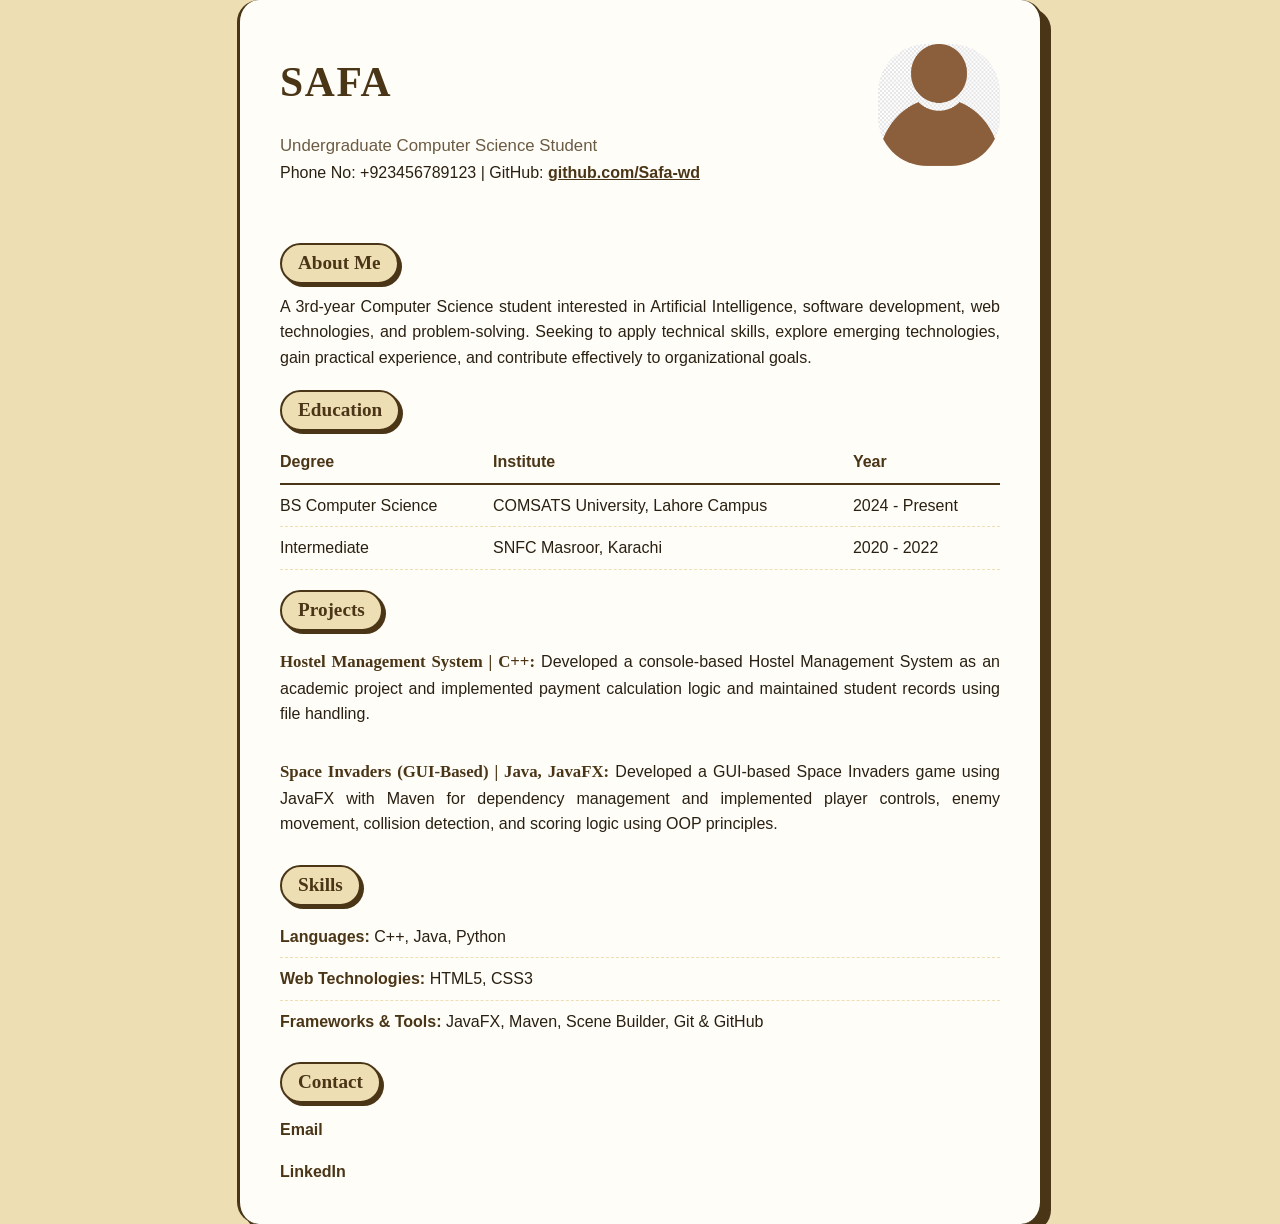
<file: assignment-1/index.html>
<!DOCTYPE html>
<html lang="en">
<head>
  <meta charset="UTF-8">
  <meta name="viewport" content="width=device-width, initial-scale=1.0">
  <title>Safa-CV</title>
  <link rel="stylesheet" href="styles.css">
</head>

<body>
  <div id="outerbox">

    <header id="header">
      <div id="header-text">
        <h1>SAFA</h1>
        <p>Undergraduate Computer Science Student</p>
        <p>Phone No: +923456789123 | GitHub: <a href="https://github.com/Safa-wd" target="_blank" rel="noopener">github.com/Safa-wd</a></p>
      </div>
      <div id="header-photo">
        <img id="photo" src="myphoto.png" alt="Safa">
      </div>
    </header>

    <main>
      <section id="about-me">
        <h2 class="section-heading">About Me</h2>
        <p>A 3rd-year Computer Science student interested in Artificial Intelligence, software development, web technologies, and problem-solving. Seeking to apply technical skills, explore emerging technologies, gain practical experience, and contribute effectively to organizational goals.</p>
      </section>

      <section id="education">
        <h2 class="section-heading">Education</h2>
        <table id="education-table">
          <tr>
            <th class="table-heading" scope="col">Degree</th>
            <th class="table-heading" scope="col">Institute</th>
            <th class="table-heading" scope="col">Year</th>
          </tr>
          <tr>
            <td class="table-data">BS Computer Science</td>
            <td class="table-data">COMSATS University, Lahore Campus</td>
            <td class="table-data">2024 - Present</td>
          </tr>
          <tr>
            <td class="table-data">Intermediate</td>
            <td class="table-data">SNFC Masroor, Karachi</td>
            <td class="table-data">2020 - 2022</td>
          </tr>
        </table>
      </section>

      <section id="projects">
        <h2 class="section-heading">Projects</h2>
        <ul id="projects-list">
          <li class="projects-item"><b>Hostel Management System | C++:</b> Developed a console-based Hostel Management System as an academic project and implemented payment calculation logic and maintained student records using file handling.</li>
          <li class="projects-item"><b>Space Invaders (GUI-Based) | Java, JavaFX:</b> Developed a GUI-based Space Invaders game using JavaFX with Maven for dependency management and implemented player controls, enemy movement, collision detection, and scoring logic using OOP principles.</li>
        </ul>
      </section>

      <section id="skills">
        <h2 class="section-heading">Skills</h2>
        <ul id="skills-list">
          <li class="skills-item"><b>Languages:</b> C++, Java, Python</li>
          <li class="skills-item"><b>Web Technologies:</b> HTML5, CSS3</li>
          <li class="skills-item"><b>Frameworks &amp; Tools:</b> JavaFX, Maven, Scene Builder, Git &amp; GitHub</li>
        </ul>
      </section>

      <section id="contact">
        <h2 class="section-heading">Contact</h2>
        <div id="contact-details">
          <a class="contact" href="mailto:safasaeed7027@gmail.com">Email</a>
          <a class="contact" href="https://linkedin.com/in/safasaeed894688" target="_blank" rel="noopener">LinkedIn</a>
        </div>
      </section>
    </main>

  </div>
</body>
</html>
</file>
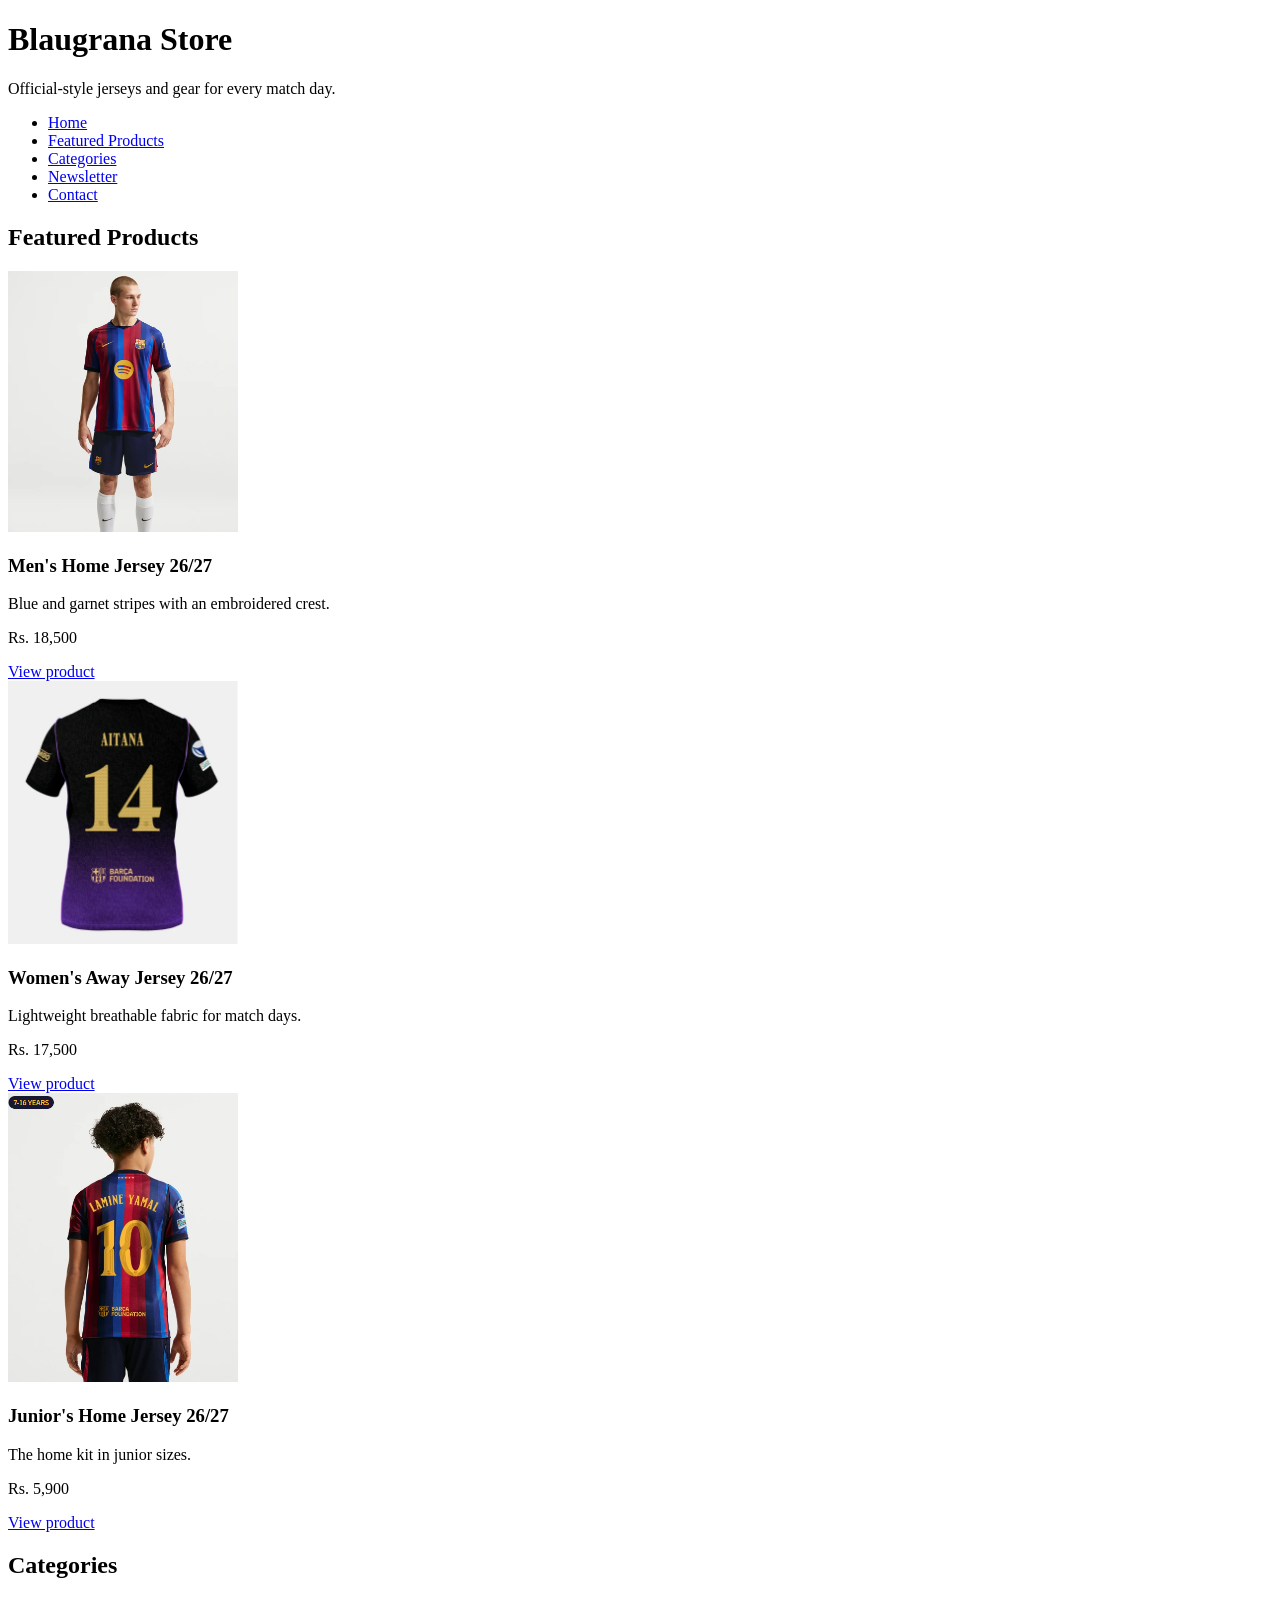
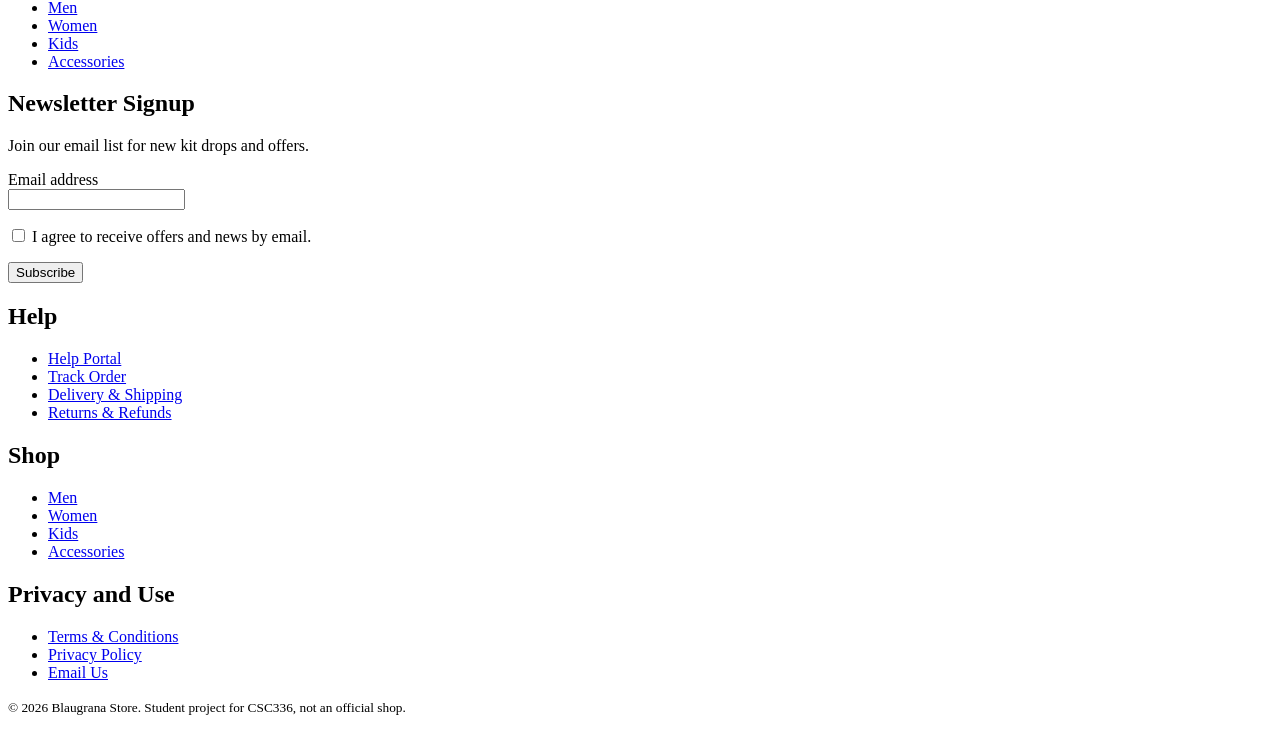
<file: lab-1/index.html>
<!DOCTYPE html>
<html lang="en">
<head>
  <meta charset="utf-8">
  <meta name="viewport" content="width=device-width, initial-scale=1">
  <title>Blaugrana Store - Home</title>
</head>
<body>

  <header>
    <h1>Blaugrana Store</h1>
    <p>Official-style jerseys and gear for every match day.</p>

    <nav aria-label="Main navigation">
      <ul>
        <li><a href="#home">Home</a></li>
        <li><a href="#featured-products">Featured Products</a></li>
        <li><a href="#categories">Categories</a></li>
        <li><a href="#newsletter">Newsletter</a></li>
        <li><a href="#contact">Contact</a></li>
      </ul>
    </nav>
  </header>

  <main id="home">

    <section id="featured-products">
      <h2>Featured Products</h2>

      <article>
        <img src="images/men-1.png" alt="Men's home jersey 26/27, blue and garnet stripes" width="230">
        <h3>Men's Home Jersey 26/27</h3>
        <p>Blue and garnet stripes with an embroidered crest.</p>
        <p>Rs. 18,500</p>
        <a href="#featured-products">View product</a>
      </article>

      <article>
        <img src="images/women-1.png" alt="Women's away jersey 26/27" width="230">
        <h3>Women's Away Jersey 26/27</h3>
        <p>Lightweight breathable fabric for match days.</p>
        <p>Rs. 17,500</p>
        <a href="#featured-products">View product</a>
      </article>

      <article>
        <img src="images/kids-1.png" alt="Junior's home jersey 26/27" width="230">
        <h3>Junior's Home Jersey 26/27</h3>
        <p>The home kit in junior sizes.</p>
        <p>Rs. 5,900</p>
        <a href="#featured-products">View product</a>
      </article>
    </section>

    <section id="categories">
      <h2>Categories</h2>
      <ul>
        <li><a href="#categories">Men</a></li>
        <li><a href="#categories">Women</a></li>
        <li><a href="#categories">Kids</a></li>
        <li><a href="#categories">Accessories</a></li>
      </ul>
    </section>

    <section id="newsletter">
      <h2>Newsletter Signup</h2>
      <p>Join our email list for new kit drops and offers.</p>

      <form action="#" method="post">
        <p>
          <label for="subscriber-email">Email address</label><br>
          <input type="email" id="subscriber-email" name="email" required>
        </p>
        <p>
          <input type="checkbox" id="subscriber-agree" name="agree" required>
          <label for="subscriber-agree">I agree to receive offers and news by email.</label>
        </p>
        <p>
          <button type="submit">Subscribe</button>
        </p>
      </form>
    </section>

  </main>

  <footer id="contact">
    <div>
      <h2>Help</h2>
      <ul>
        <li><a href="#contact">Help Portal</a></li>
        <li><a href="#contact">Track Order</a></li>
        <li><a href="#contact">Delivery &amp; Shipping</a></li>
        <li><a href="#contact">Returns &amp; Refunds</a></li>
      </ul>
    </div>

    <div>
      <h2>Shop</h2>
      <ul>
        <li><a href="#categories">Men</a></li>
        <li><a href="#categories">Women</a></li>
        <li><a href="#categories">Kids</a></li>
        <li><a href="#categories">Accessories</a></li>
      </ul>
    </div>

    <div>
      <h2>Privacy and Use</h2>
      <ul>
        <li><a href="#contact">Terms &amp; Conditions</a></li>
        <li><a href="#contact">Privacy Policy</a></li>
        <li><a href="mailto:contact@example.com">Email Us</a></li>
      </ul>
    </div>

    <p><small>&copy; 2026 Blaugrana Store. Student project for CSC336, not an official shop.</small></p>
  </footer>

</body>
</html>
</file>
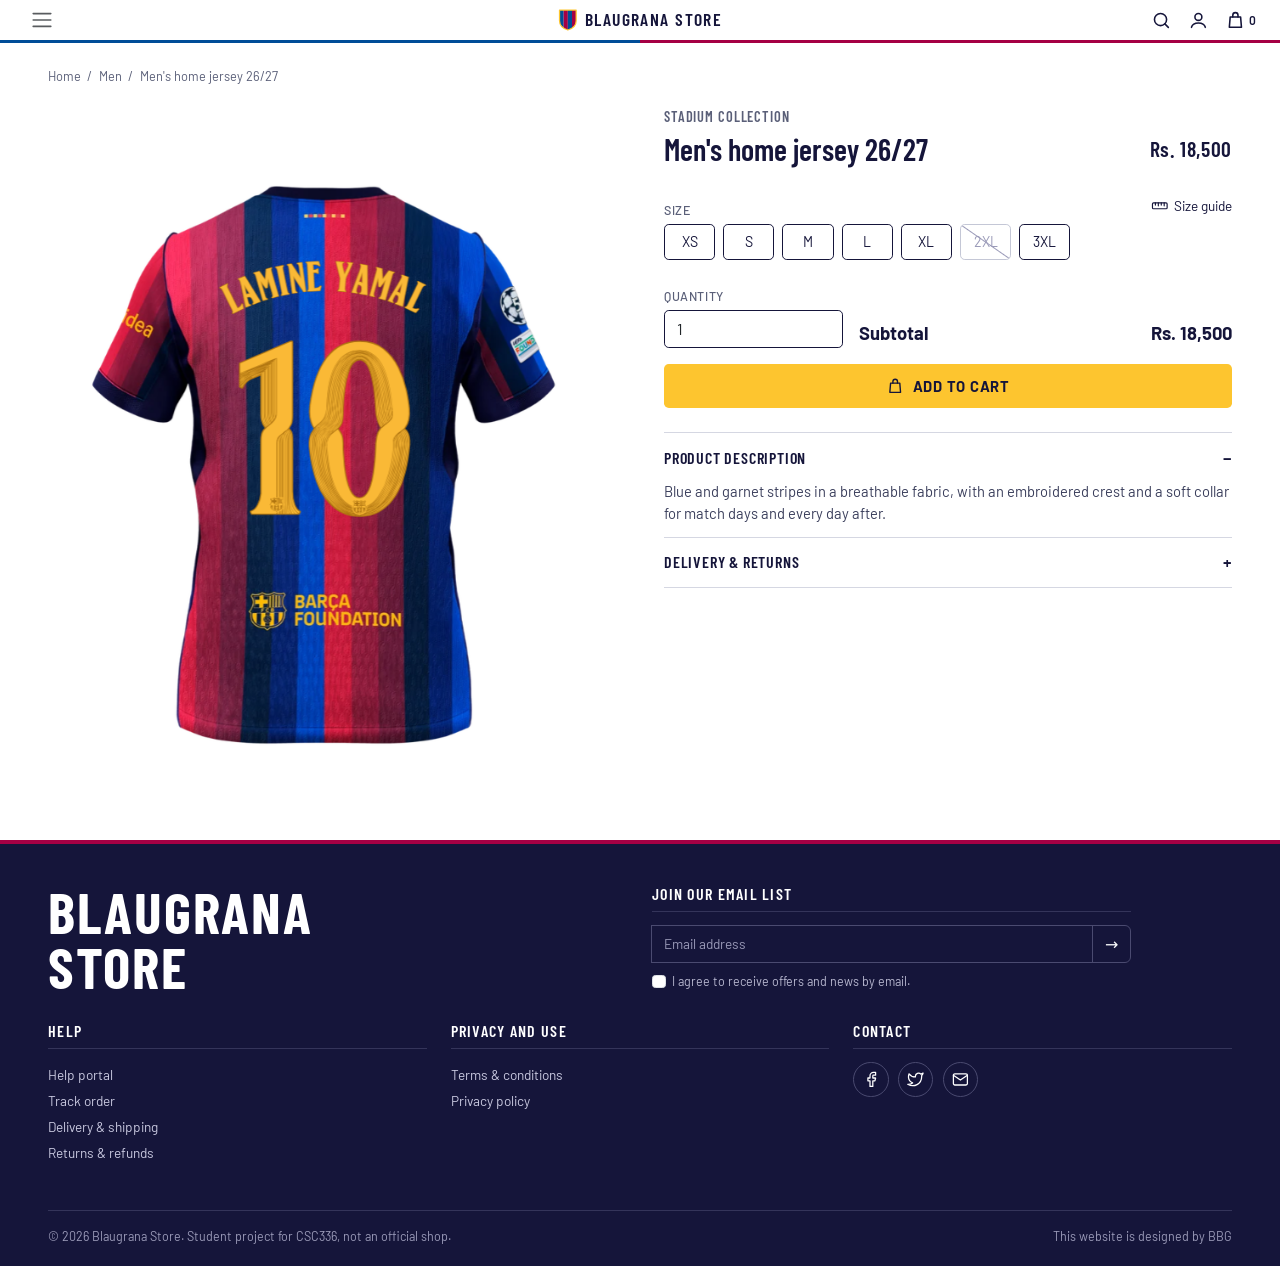
<file: assignment-2/product.html>
<!DOCTYPE html>
<html lang="en">
<head>
  <meta charset="UTF-8">
  <meta name="viewport" content="width=device-width, initial-scale=1.0">
  <title>Men's home jersey 26/27 - Blaugrana Store</title>
  <link href="https://cdn.jsdelivr.net/npm/bootstrap@5.3.3/dist/css/bootstrap.min.css" rel="stylesheet">
  <link href="https://fonts.googleapis.com/css2?family=Barlow+Condensed:wght@500;600;700&family=Barlow:wght@400;500;600;700&display=swap" rel="stylesheet">
  <link href="styles.css" rel="stylesheet">
</head>
<body>
  <header class="site-header">
    <nav class="navbar container-fluid px-3 px-md-4" aria-label="Main">
      <button class="navbar-toggler border-0" type="button" data-bs-toggle="collapse" data-bs-target="#menu" aria-controls="menu" aria-expanded="false" aria-label="Open menu">
        <span class="navbar-toggler-icon"></span>
      </button>
      <a class="brand-center" href="index.html">
        <svg class="brand-logo" viewBox="0 0 24 28" aria-hidden="true"><defs><clipPath id="brand-shield"><path d="M2 2h20v13c0 6-5 9.500-10 11C7 24.500 2 21 2 15z"/></clipPath></defs><g clip-path="url(#brand-shield)"><rect x="2" y="0" width="5" height="28" fill="#004D98"/><rect x="7" y="0" width="5" height="28" fill="#A50044"/><rect x="12" y="0" width="5" height="28" fill="#004D98"/><rect x="17" y="0" width="5" height="28" fill="#A50044"/></g><path d="M2 2h20v13c0 6-5 9.500-10 11C7 24.500 2 21 2 15z" fill="none" stroke="#FDC52F" stroke-width="1.500"/></svg>
        <span>BLAUGRANA STORE</span>
      </a>
      <ul class="list-unstyled d-flex align-items-center gap-3 mb-0">
        <li><button type="button" class="icon-btn" aria-label="Search"><svg viewBox="0 0 24 24" aria-hidden="true"><circle cx="11" cy="11" r="7"/><path d="M20 20l-4-4"/></svg></button></li>
        <li><button type="button" class="icon-btn" aria-label="Account"><svg viewBox="0 0 24 24" aria-hidden="true"><circle cx="12" cy="8" r="4"/><path d="M4 20c1-3.5 4-5 8-5s7 1.5 8 5"/></svg></button></li>
        <li><button type="button" class="icon-btn" aria-label="Cart"><svg viewBox="0 0 24 24" aria-hidden="true"><path d="M6 8h12l1 12H5L6 8z"/><path d="M9 8V6a3 3 0 0 1 6 0v2"/></svg><span class="cart-count">0</span></button></li>
      </ul>
      <ul class="collapse navbar-collapse menu-panel list-unstyled" id="menu">
        <li><a href="index.html">Home</a></li>
        <li><a href="index.html#men">Men</a></li>
        <li><a href="index.html#women">Women</a></li>
        <li><a href="index.html#kids">Kids</a></li>
        <li><a href="index.html#accessories">Accessories</a></li>
        <li><a href="customize.html">Customize jersey</a></li>
      </ul>
    </nav>
  </header>

  <main class="px-3 px-md-5 py-4">
    <nav class="crumbs" aria-label="Breadcrumb">
      <a href="index.html">Home</a><span>/</span><a href="index.html#men">Men</a><span>/</span><span>Men's home jersey 26/27</span>
    </nav>

    <article class="row g-4 g-lg-5">
      <figure class="col-12 col-lg-6 mb-0">
        <img src="images/men.png" class="pd-img" alt="Men's home jersey 26/27">
      </figure>

      <form class="col-12 col-lg-6" action="#" method="post">
        <p class="pd-collection">Stadium collection</p>
        <header class="d-flex justify-content-between align-items-start gap-3">
          <h1 class="pd-title">Men's home jersey 26/27</h1>
          <span class="pd-price">Rs. 18,500</span>
        </header>

        <fieldset class="d-flex flex-wrap gap-2 mt-4 mb-4">
          <legend class="opt-head"><span class="opt-label">Size</span><button type="button" class="size-guide"><svg viewBox="0 0 24 24" aria-hidden="true"><rect x="2" y="8" width="20" height="8" rx="1.5"/><path d="M6 8v3M10 8v4M14 8v3M18 8v4"/></svg> Size guide</button></legend>
        <input type="radio" class="btn-check" name="size" id="size-0"><label class="size-opt" for="size-0">XS</label>
        <input type="radio" class="btn-check" name="size" id="size-1"><label class="size-opt" for="size-1">S</label>
        <input type="radio" class="btn-check" name="size" id="size-2"><label class="size-opt" for="size-2">M</label>
        <input type="radio" class="btn-check" name="size" id="size-3"><label class="size-opt" for="size-3">L</label>
        <input type="radio" class="btn-check" name="size" id="size-4"><label class="size-opt" for="size-4">XL</label>
        <input type="radio" class="btn-check" name="size" id="size-5" disabled><label class="size-opt" for="size-5">2XL</label>
        <input type="radio" class="btn-check" name="size" id="size-6"><label class="size-opt" for="size-6">3XL</label>
        </fieldset>

        <div class="row g-3 align-items-end mb-3">
          <p class="col-4 mb-0"><label for="qty" class="opt-label">Quantity</label><input id="qty" name="qty" type="number" class="form-control qty-input" value="1" min="1" max="10"></p>
          <p class="col-8 d-flex justify-content-between align-items-end subtotal mb-0"><span>Subtotal</span><span>Rs. 18,500</span></p>
        </div>
        <button type="submit" class="btn btn-yellow btn-cart w-100"><svg viewBox="0 0 24 24" aria-hidden="true"><path d="M6 8h12l1 12H5L6 8z"/><path d="M9 8V6a3 3 0 0 1 6 0v2"/></svg> ADD TO CART</button>

        <section class="pd-more">
          <details class="pd-details" open>
            <summary>Product description</summary>
            <p>Blue and garnet stripes in a breathable fabric, with an embroidered crest and a soft collar for match days and every day after.</p>
          </details>
          <details class="pd-details">
            <summary>Delivery &amp; returns</summary>
            <p>Standard delivery in 5-7 working days. Unworn items can be returned within 14 days.</p>
          </details>
        </section>
      </form>
    </article>
  </main>

  <footer class="site-footer px-3 px-md-5">
    <section class="row g-4 mb-4">
      <p class="col-12 col-lg-6 footer-big">BLAUGRANA<br>STORE</p>
      <form class="col-12 col-lg-6 col-xl-5" action="#" method="post">
        <h2 class="footer-h">Join our email list</h2>
        <p class="input-group mb-2">
          <label for="f-mail" class="visually-hidden">Email address</label>
          <input id="f-mail" name="email" type="email" class="form-control" placeholder="Email address" required>
          <button type="submit" class="btn btn-outline-light" aria-label="Subscribe">&rarr;</button>
        </p>
        <p class="form-check">
          <input id="f-ok" name="agree" type="checkbox" class="form-check-input" required>
          <label for="f-ok" class="form-check-label">I agree to receive offers and news by email.</label>
        </p>
      </form>
    </section>
    <section class="row g-4">
      <nav class="col-6 col-md-4" aria-label="Help">
        <h3 class="footer-h">Help</h3>
        <ul class="list-unstyled"><li><button type="button" class="link-btn">Help portal</button></li><li><button type="button" class="link-btn">Track order</button></li><li><button type="button" class="link-btn">Delivery &amp; shipping</button></li><li><button type="button" class="link-btn">Returns &amp; refunds</button></li></ul>
      </nav>
      <nav class="col-6 col-md-4" aria-label="Privacy and use">
        <h3 class="footer-h">Privacy and use</h3>
        <ul class="list-unstyled"><li><button type="button" class="link-btn">Terms &amp; conditions</button></li><li><button type="button" class="link-btn">Privacy policy</button></li></ul>
      </nav>
      <section class="col-12 col-md-4">
        <h3 class="footer-h">Contact</h3>
        <ul class="social list-unstyled">
          <li><a href="https://www.facebook.com/" target="_blank" rel="noopener" aria-label="Facebook"><svg viewBox="0 0 24 24" aria-hidden="true"><path d="M18 2h-3a5 5 0 0 0-5 5v3H7v4h3v8h4v-8h3l1-4h-4V7a1 1 0 0 1 1-1h3z"/></svg></a></li>
          <li><a href="https://twitter.com/" target="_blank" rel="noopener" aria-label="Twitter"><svg viewBox="0 0 24 24" aria-hidden="true"><path d="M23 3a10.9 10.9 0 0 1-3.14 1.53 4.48 4.48 0 0 0-7.86 3v1A10.66 10.66 0 0 1 3 4s-4 9 5 13a11.64 11.64 0 0 1-7 2c9 5 20 0 20-11.5a4.5 4.5 0 0 0-.08-.83A7.72 7.72 0 0 0 23 3z"/></svg></a></li>
          <li><a href="mailto:contact@example.com" aria-label="Email (Gmail)"><svg viewBox="0 0 24 24" aria-hidden="true"><path d="M4 4h16c1.1 0 2 .9 2 2v12c0 1.1-.9 2-2 2H4c-1.1 0-2-.9-2-2V6c0-1.1.9-2 2-2z"/><path d="M22 6l-10 7L2 6"/></svg></a></li>
        </ul>
      </section>
    </section>
    <p class="footer-note d-flex flex-column flex-md-row justify-content-between gap-1 pt-3 mb-0">
      <span>&copy; 2026 Blaugrana Store. Student project for CSC336, not an official shop.</span>
      <span>This website is designed by BBG</span>
    </p>
  </footer>
  <script src="https://cdn.jsdelivr.net/npm/bootstrap@5.3.3/dist/js/bootstrap.bundle.min.js"></script>
</body>
</html>
</file>
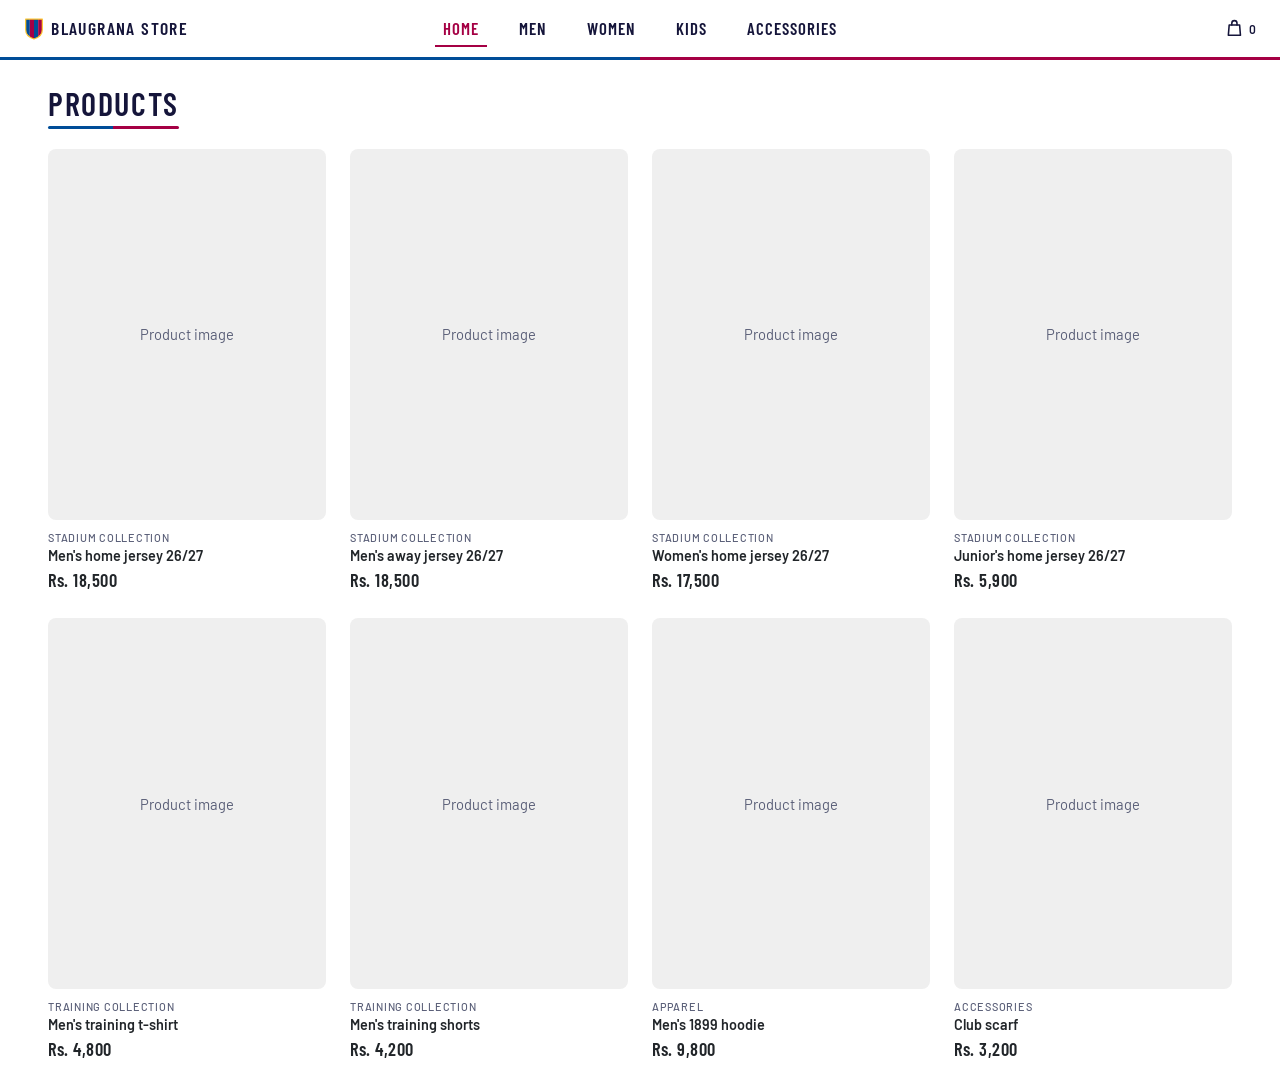
<file: lab-2/index .html>
<!DOCTYPE html>
<html lang="en">
<head>
  <meta charset="utf-8">
  <meta name="viewport" content="width=device-width, initial-scale=1">
  <title>Lab 2 - Responsive Navbar and Grid - Blaugrana Store</title>
  <link href="https://cdn.jsdelivr.net/npm/bootstrap@5.3.3/dist/css/bootstrap.min.css" rel="stylesheet">
  <link href="https://fonts.googleapis.com/css2?family=Barlow+Condensed:wght@500;600;700&family=Barlow:wght@400;500;600;700&display=swap" rel="stylesheet">
  <link href="styles.css" rel="stylesheet">
</head>
<body>

  <header class="site-header">
    <nav class="navbar navbar-expand-md" aria-label="Main navigation">
      <div class="container-fluid px-3 px-md-4">

        <a class="brand nav-side" href="#top">
          <svg class="brand-logo" viewBox="0 0 24 28" aria-hidden="true"><defs><clipPath id="brand-shield"><path d="M2 2h20v13c0 6-5 9.500-10 11C7 24.500 2 21 2 15z"/></clipPath></defs><g clip-path="url(#brand-shield)"><rect x="2" y="0" width="5" height="28" fill="#004D98"/><rect x="7" y="0" width="5" height="28" fill="#A50044"/><rect x="12" y="0" width="5" height="28" fill="#004D98"/><rect x="17" y="0" width="5" height="28" fill="#A50044"/></g><path d="M2 2h20v13c0 6-5 9.500-10 11C7 24.500 2 21 2 15z" fill="none" stroke="#FDC52F" stroke-width="1.500"/></svg>
          <span>BLAUGRANA STORE</span>
        </a>

        <div class="nav-side nav-right d-flex align-items-center order-md-3">
          <a class="icon-btn" href="#top" aria-label="Cart, 0 items">
            <svg viewBox="0 0 24 24" aria-hidden="true"><path d="M6 8h12l1 12H5L6 8z"/><path d="M9 8V6a3 3 0 0 1 6 0v2"/></svg>
            <span class="cart-count">0</span>
          </a>
          <button class="navbar-toggler border-0 ms-3" type="button" data-bs-toggle="collapse" data-bs-target="#menu" aria-controls="menu" aria-expanded="false" aria-label="Open menu">
            <span class="navbar-toggler-icon"></span>
          </button>
        </div>

        <div class="collapse navbar-collapse order-md-2" id="menu">
          <ul class="navbar-nav menu-links mx-md-auto">
            <li class="nav-item"><a class="nav-link active" href="#top">Home</a></li>
            <li class="nav-item"><a class="nav-link" href="#products">Men</a></li>
            <li class="nav-item"><a class="nav-link" href="#products">Women</a></li>
            <li class="nav-item"><a class="nav-link" href="#products">Kids</a></li>
            <li class="nav-item"><a class="nav-link" href="#products">Accessories</a></li>
          </ul>
        </div>

      </div>
    </nav>
  </header>

  <main class="px-3 px-md-5 py-4" id="top">
    <h1 class="section-title" id="products">Products</h1>

    <div class="row row-cols-1 row-cols-md-2 row-cols-lg-4 g-4">

      <div class="col">
        <article class="item card h-100">
          <div class="ratio placeholder-img"><span>Product image</span></div>
          <div class="card-body">
            <p class="coll">Stadium collection</p>
            <h2 class="item-name">Men's home jersey 26/27</h2>
            <p class="item-price">Rs. 18,500</p>
          </div>
        </article>
      </div>

      <div class="col">
        <article class="item card h-100">
          <div class="ratio placeholder-img"><span>Product image</span></div>
          <div class="card-body">
            <p class="coll">Stadium collection</p>
            <h2 class="item-name">Men's away jersey 26/27</h2>
            <p class="item-price">Rs. 18,500</p>
          </div>
        </article>
      </div>

      <div class="col">
        <article class="item card h-100">
          <div class="ratio placeholder-img"><span>Product image</span></div>
          <div class="card-body">
            <p class="coll">Stadium collection</p>
            <h2 class="item-name">Women's home jersey 26/27</h2>
            <p class="item-price">Rs. 17,500</p>
          </div>
        </article>
      </div>

      <div class="col">
        <article class="item card h-100">
          <div class="ratio placeholder-img"><span>Product image</span></div>
          <div class="card-body">
            <p class="coll">Stadium collection</p>
            <h2 class="item-name">Junior's home jersey 26/27</h2>
            <p class="item-price">Rs. 5,900</p>
          </div>
        </article>
      </div>

      <div class="col">
        <article class="item card h-100">
          <div class="ratio placeholder-img"><span>Product image</span></div>
          <div class="card-body">
            <p class="coll">Training collection</p>
            <h2 class="item-name">Men's training t-shirt</h2>
            <p class="item-price">Rs. 4,800</p>
          </div>
        </article>
      </div>

      <div class="col">
        <article class="item card h-100">
          <div class="ratio placeholder-img"><span>Product image</span></div>
          <div class="card-body">
            <p class="coll">Training collection</p>
            <h2 class="item-name">Men's training shorts</h2>
            <p class="item-price">Rs. 4,200</p>
          </div>
        </article>
      </div>

      <div class="col">
        <article class="item card h-100">
          <div class="ratio placeholder-img"><span>Product image</span></div>
          <div class="card-body">
            <p class="coll">Apparel</p>
            <h2 class="item-name">Men's 1899 hoodie</h2>
            <p class="item-price">Rs. 9,800</p>
          </div>
        </article>
      </div>

      <div class="col">
        <article class="item card h-100">
          <div class="ratio placeholder-img"><span>Product image</span></div>
          <div class="card-body">
            <p class="coll">Accessories</p>
            <h2 class="item-name">Club scarf</h2>
            <p class="item-price">Rs. 3,200</p>
          </div>
        </article>
      </div>

    </div>
  </main>

  <script src="https://cdn.jsdelivr.net/npm/bootstrap@5.3.3/dist/js/bootstrap.bundle.min.js"></script>
</body>
</html>
</file>
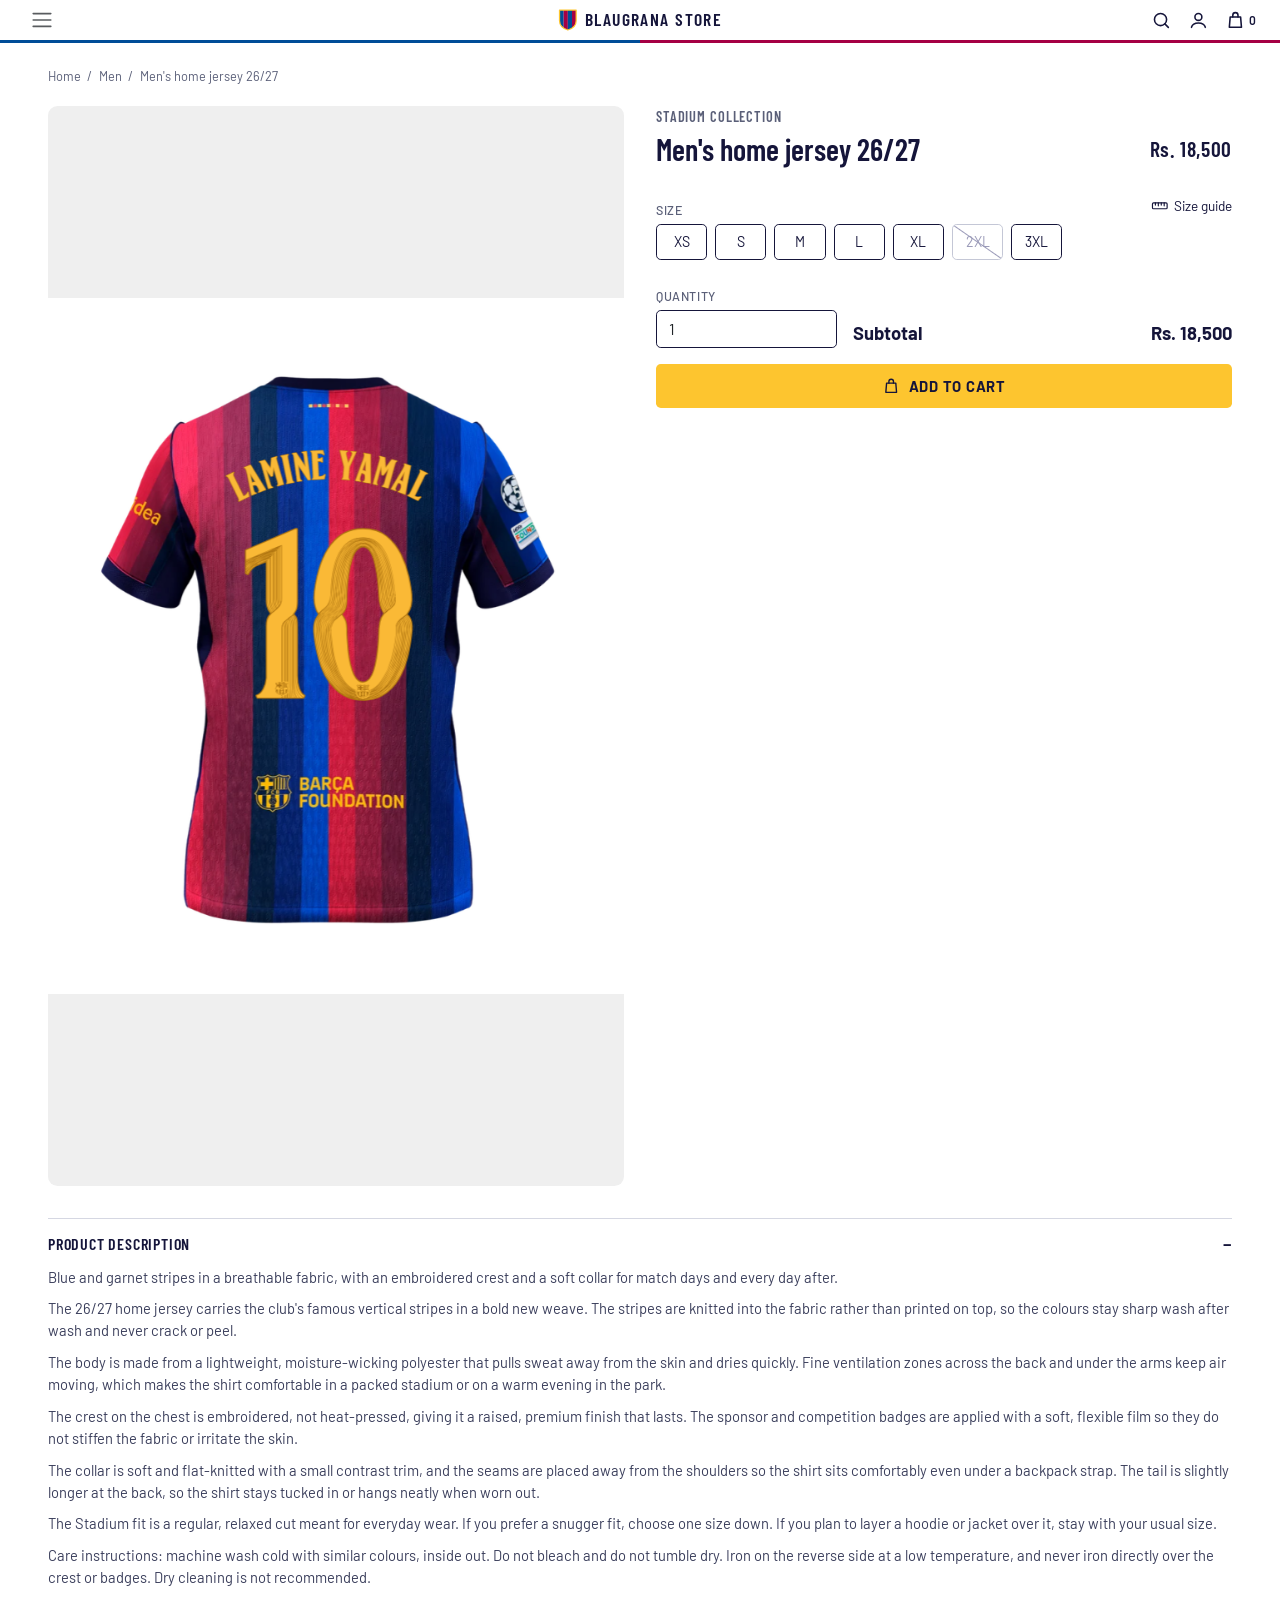
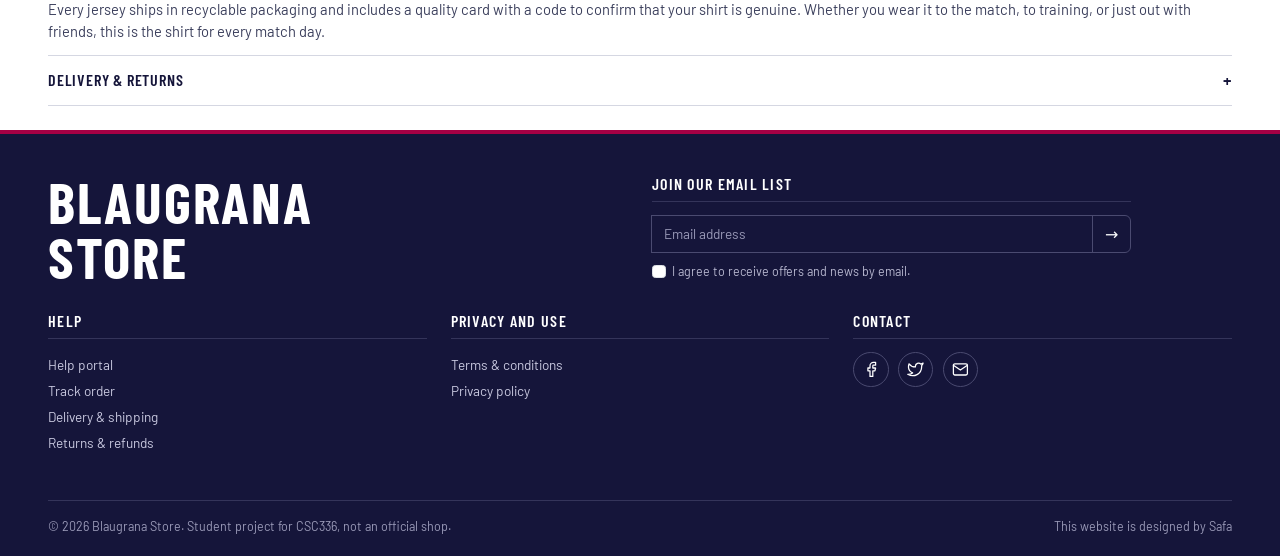
<file: midterm/product.html>
<!DOCTYPE html>
<html lang="en">
<head>
  <meta charset="UTF-8">
  <meta name="viewport" content="width=device-width, initial-scale=1.0">
  <title>Men's home jersey 26/27 - Blaugrana Store</title>
  <link href="https://cdn.jsdelivr.net/npm/bootstrap@5.3.3/dist/css/bootstrap.min.css" rel="stylesheet">
  <link href="https://fonts.googleapis.com/css2?family=Barlow+Condensed:wght@500;600;700&family=Barlow:wght@400;500;600;700&display=swap" rel="stylesheet">
  <link href="styles.css" rel="stylesheet">
</head>
<body>
  <header class="site-header">
    <nav class="navbar container-fluid px-3 px-md-4" aria-label="Main">
      <button class="navbar-toggler border-0" type="button" data-bs-toggle="collapse" data-bs-target="#menu" aria-controls="menu" aria-expanded="false" aria-label="Open menu">
        <span class="navbar-toggler-icon"></span>
      </button>
      <a class="brand-center" href="index.html">
        <svg class="brand-logo" viewBox="0 0 24 28" aria-hidden="true"><defs><clipPath id="brand-shield"><path d="M2 2h20v13c0 6-5 9.500-10 11C7 24.500 2 21 2 15z"/></clipPath></defs><g clip-path="url(#brand-shield)"><rect x="2" y="0" width="5" height="28" fill="#004D98"/><rect x="7" y="0" width="5" height="28" fill="#A50044"/><rect x="12" y="0" width="5" height="28" fill="#004D98"/><rect x="17" y="0" width="5" height="28" fill="#A50044"/></g><path d="M2 2h20v13c0 6-5 9.500-10 11C7 24.500 2 21 2 15z" fill="none" stroke="#FDC52F" stroke-width="1.500"/></svg>
        <span>BLAUGRANA STORE</span>
      </a>
      <ul class="list-unstyled d-flex align-items-center gap-3 mb-0">
        <li><button type="button" class="icon-btn" aria-label="Search"><svg viewBox="0 0 24 24" aria-hidden="true"><circle cx="11" cy="11" r="7"/><path d="M20 20l-4-4"/></svg></button></li>
        <li><button type="button" class="icon-btn" aria-label="Account"><svg viewBox="0 0 24 24" aria-hidden="true"><circle cx="12" cy="8" r="4"/><path d="M4 20c1-3.5 4-5 8-5s7 1.5 8 5"/></svg></button></li>
        <li><button type="button" class="icon-btn" aria-label="Cart"><svg viewBox="0 0 24 24" aria-hidden="true"><path d="M6 8h12l1 12H5L6 8z"/><path d="M9 8V6a3 3 0 0 1 6 0v2"/></svg><span class="cart-count">0</span></button></li>
      </ul>
      <ul class="collapse navbar-collapse menu-panel list-unstyled" id="menu">
        <li><a href="index.html">Home</a></li>
        <li><a href="index.html#men">Men</a></li>
        <li><a href="index.html#women">Women</a></li>
        <li><a href="index.html#kids">Kids</a></li>
        <li><a href="index.html#accessories">Accessories</a></li>
        <li><a href="customize.html">Customize jersey</a></li>
      </ul>
    </nav>
  </header>

  <main class="px-3 px-md-5 py-4">
    <nav class="crumbs" aria-label="Breadcrumb">
      <a href="index.html">Home</a><span>/</span><a href="index.html#men">Men</a><span>/</span><span>Men's home jersey 26/27</span>
    </nav>

    <article class="pd-layout">
      <figure class="pd-image">
        <img src="images/men.png" class="pd-img" alt="Men's home jersey 26/27">
      </figure>

      <div class="pd-side">
      <form class="pd-box" action="#" method="post">
        <p class="pd-collection">Stadium collection</p>
        <header class="d-flex justify-content-between align-items-start gap-3">
          <h1 class="pd-title">Men's home jersey 26/27</h1>
          <span class="pd-price">Rs. 18,500</span>
        </header>

        <fieldset class="d-flex flex-wrap gap-2 mt-4 mb-4">
          <legend class="opt-head"><span class="opt-label">Size</span><button type="button" class="size-guide"><svg viewBox="0 0 24 24" aria-hidden="true"><rect x="2" y="8" width="20" height="8" rx="1.5"/><path d="M6 8v3M10 8v4M14 8v3M18 8v4"/></svg> Size guide</button></legend>
          <input type="radio" class="btn-check" name="size" id="size-0"><label class="size-opt" for="size-0">XS</label>
          <input type="radio" class="btn-check" name="size" id="size-1"><label class="size-opt" for="size-1">S</label>
          <input type="radio" class="btn-check" name="size" id="size-2"><label class="size-opt" for="size-2">M</label>
          <input type="radio" class="btn-check" name="size" id="size-3"><label class="size-opt" for="size-3">L</label>
          <input type="radio" class="btn-check" name="size" id="size-4"><label class="size-opt" for="size-4">XL</label>
          <input type="radio" class="btn-check" name="size" id="size-5" disabled><label class="size-opt" for="size-5">2XL</label>
          <input type="radio" class="btn-check" name="size" id="size-6"><label class="size-opt" for="size-6">3XL</label>
        </fieldset>

        <div class="row g-3 align-items-end mb-3">
          <p class="col-4 mb-0"><label for="qty" class="opt-label">Quantity</label><input id="qty" name="qty" type="number" class="form-control qty-input" value="1" min="1" max="10"></p>
          <p class="col-8 d-flex justify-content-between align-items-end subtotal mb-0"><span>Subtotal</span><span>Rs. 18,500</span></p>
        </div>
        <button type="submit" class="btn btn-yellow btn-cart w-100"><svg viewBox="0 0 24 24" aria-hidden="true"><path d="M6 8h12l1 12H5L6 8z"/><path d="M9 8V6a3 3 0 0 1 6 0v2"/></svg> ADD TO CART</button>
      </form>
      </div>

      <section class="pd-desc pd-more">
        <details class="pd-details" open>
          <summary>Product description</summary>
          <p>Blue and garnet stripes in a breathable fabric, with an embroidered crest and a soft collar for match days and every day after.</p>
          <p>The 26/27 home jersey carries the club's famous vertical stripes in a bold new weave. The stripes are knitted into the fabric rather than printed on top, so the colours stay sharp wash after wash and never crack or peel.</p>
          <p>The body is made from a lightweight, moisture-wicking polyester that pulls sweat away from the skin and dries quickly. Fine ventilation zones across the back and under the arms keep air moving, which makes the shirt comfortable in a packed stadium or on a warm evening in the park.</p>
          <p>The crest on the chest is embroidered, not heat-pressed, giving it a raised, premium finish that lasts. The sponsor and competition badges are applied with a soft, flexible film so they do not stiffen the fabric or irritate the skin.</p>
          <p>The collar is soft and flat-knitted with a small contrast trim, and the seams are placed away from the shoulders so the shirt sits comfortably even under a backpack strap. The tail is slightly longer at the back, so the shirt stays tucked in or hangs neatly when worn out.</p>
          <p>The Stadium fit is a regular, relaxed cut meant for everyday wear. If you prefer a snugger fit, choose one size down. If you plan to layer a hoodie or jacket over it, stay with your usual size.</p>
          <p>Care instructions: machine wash cold with similar colours, inside out. Do not bleach and do not tumble dry. Iron on the reverse side at a low temperature, and never iron directly over the crest or badges. Dry cleaning is not recommended.</p>
          <p>Every jersey ships in recyclable packaging and includes a quality card with a code to confirm that your shirt is genuine. Whether you wear it to the match, to training, or just out with friends, this is the shirt for every match day.</p>
        </details>
        <details class="pd-details">
          <summary>Delivery &amp; returns</summary>
          <p>Standard delivery in 5-7 working days. Unworn items can be returned within 14 days.</p>
        </details>
      </section>
    </article>
  </main>

  <footer class="site-footer px-3 px-md-5">
    <section class="row g-4 mb-4">
      <p class="col-12 col-lg-6 footer-big">BLAUGRANA<br>STORE</p>
      <form class="col-12 col-lg-6 col-xl-5" action="#" method="post">
        <h2 class="footer-h">Join our email list</h2>
        <p class="input-group mb-2">
          <label for="f-mail" class="visually-hidden">Email address</label>
          <input id="f-mail" name="email" type="email" class="form-control" placeholder="Email address" required>
          <button type="submit" class="btn btn-outline-light" aria-label="Subscribe">&rarr;</button>
        </p>
        <p class="form-check">
          <input id="f-ok" name="agree" type="checkbox" class="form-check-input" required>
          <label for="f-ok" class="form-check-label">I agree to receive offers and news by email.</label>
        </p>
      </form>
    </section>
    <section class="row g-4">
      <nav class="col-6 col-md-4" aria-label="Help">
        <h3 class="footer-h">Help</h3>
        <ul class="list-unstyled"><li><button type="button" class="link-btn">Help portal</button></li><li><button type="button" class="link-btn">Track order</button></li><li><button type="button" class="link-btn">Delivery &amp; shipping</button></li><li><button type="button" class="link-btn">Returns &amp; refunds</button></li></ul>
      </nav>
      <nav class="col-6 col-md-4" aria-label="Privacy and use">
        <h3 class="footer-h">Privacy and use</h3>
        <ul class="list-unstyled"><li><button type="button" class="link-btn">Terms &amp; conditions</button></li><li><button type="button" class="link-btn">Privacy policy</button></li></ul>
      </nav>
      <section class="col-12 col-md-4">
        <h3 class="footer-h">Contact</h3>
        <ul class="social list-unstyled">
          <li><a href="https://www.facebook.com/" target="_blank" rel="noopener" aria-label="Facebook"><svg viewBox="0 0 24 24" aria-hidden="true"><path d="M18 2h-3a5 5 0 0 0-5 5v3H7v4h3v8h4v-8h3l1-4h-4V7a1 1 0 0 1 1-1h3z"/></svg></a></li>
          <li><a href="https://twitter.com/" target="_blank" rel="noopener" aria-label="Twitter"><svg viewBox="0 0 24 24" aria-hidden="true"><path d="M23 3a10.9 10.9 0 0 1-3.14 1.53 4.48 4.48 0 0 0-7.86 3v1A10.66 10.66 0 0 1 3 4s-4 9 5 13a11.64 11.64 0 0 1-7 2c9 5 20 0 20-11.5a4.5 4.5 0 0 0-.08-.83A7.72 7.72 0 0 0 23 3z"/></svg></a></li>
          <li><a href="mailto:contact@example.com" aria-label="Email (Gmail)"><svg viewBox="0 0 24 24" aria-hidden="true"><path d="M4 4h16c1.1 0 2 .9 2 2v12c0 1.1-.9 2-2 2H4c-1.1 0-2-.9-2-2V6c0-1.1.9-2 2-2z"/><path d="M22 6l-10 7L2 6"/></svg></a></li>
        </ul>
      </section>
    </section>
    <p class="footer-note d-flex flex-column flex-md-row justify-content-between gap-1 pt-3 mb-0">
      <span>&copy; 2026 Blaugrana Store. Student project for CSC336, not an official shop.</span>
      <span>This website is designed by Safa</span>
    </p>
  </footer>
  <script src="https://cdn.jsdelivr.net/npm/bootstrap@5.3.3/dist/js/bootstrap.bundle.min.js"></script>
</body>
</html>
</file>
<file: assignment-1/styles.css>
body {
  margin: 0;
  padding: 0 16px;
  background-color: #eedeb4;
  background-size: 22px 22px;
  color: #2a2012;
  font-family: Arial, Helvetica, sans-serif;
  line-height: 1.6;
}

#outerbox {
  max-width: 800px;
  margin: 0 auto;
  background-color: #fffdf8;
  border-left: 3px solid #4a3516;
  border-right: 3px solid #4a3516;
  border-radius: 22px;
  box-shadow: 8px 8px 0 #4a3516;
}

#header {
  display: grid;
  grid-template-columns: 1fr auto;
  column-gap: 24px;
  align-items: center;
  padding: 32px 40px;
}

.header-text {
  grid-column: 1;
  margin: 0px 0;
}

#photo {
  grid-column: 2;
  grid-row: 1 / span 3;
  width: 122px;
  height: 122px;
  border-radius: 40%;;
}

#header h1 {
  color: #4a3516;
  font-family: Georgia, "Times New Roman", serif;
  font-size: 2.6rem;
  letter-spacing: 0.04em;
  line-height: 1.1;
}

#header p:first-of-type {
  color: #6b5b43;
  font-size: 1.05rem;
}

#header a {
  color: #4a3516;
  font-weight: 600;
}

main {
  padding: 5px 40px 36px;
  text-align: justify;
}

section {
  margin-top: 20px;
}

.section-heading {
  display: inline-block;
  margin: 0 0 10px;
  padding: 3px 16px;
  background-color: #eedeb4;
  border: 2px solid #4a3516;
  border-radius: 100px;
  box-shadow: 3px 3px 0 #4a3516;
  color: #4a3516;
  font-family: Georgia, "Times New Roman", serif;
  font-size: 1.2rem;
}

p {
  margin: 0;
}

#education-table {
  width: 100%;
  border-collapse: collapse;
  text-align: left;
}
.table-heading,
.table-data {
  padding: 8px 12px 8px 0;
  vertical-align: top;
}
.table-heading {
  color: #4a3516;
  border-bottom: 2px solid #4a3516;
}
.table-data {
  border-bottom: 1px dashed #eedeb4;
}

ul {
  list-style: none;
  margin: 0;
  padding: 0;
}
.projects-item {
  margin-bottom: 16px;
  padding: 8px 0;
}
.projects-item b {
  color: #4a3516;
  font-family: Georgia, "Times New Roman", serif;
  font-size: 1.05rem;
}

.skills-item {
  padding: 8px 0;
  border-bottom: 1px dashed #eedeb4;
}
.skills-item:last-child {
  border-bottom: none;
}
.skills-item b {
  color: #4a3516;
}

#contact-details {
  display: flex;
  flex-direction: column;
  align-items: flex-start;
  gap: 8px;
}
.contact {
  padding: 4px 0;
  color: #4a3516;
  font-weight: 600;
  text-decoration: none;
}
</file>
<file: assignment-2/styles.css>
:root {
  --navy: #15153A;
  --blue: #004D98;
  --garnet: #A50044;
  --yellow: #FDC52F;
  --accent: #0A64F0;
  --soft: #E8EEFB;
  --grey: #EFEFEF;
  --font-body: "Barlow", system-ui, sans-serif;
  --font-head: "Barlow Condensed", "Arial Narrow", sans-serif;
  --stripe: linear-gradient(90deg, var(--blue) 50%, var(--garnet) 50%);
}

html {
  scroll-behavior: smooth;
}

body {
  font-family: var(--font-body);
  font-size: .92rem;
  color: var(--navy);
}

h1,
h2,
h3,
.footer-big {
  font-family: var(--font-head);
}

svg {
  fill: none;
  stroke: currentColor;
  stroke-width: 1.8;
  stroke-linecap: round;
  stroke-linejoin: round;
}

.btn-yellow {
  background: var(--yellow);
  color: var(--navy);
  font-weight: 600;
  border: 0;
  border-radius: .15rem;
  transition: background .2s, transform .2s, box-shadow .2s;
}

.btn-yellow:hover,
.btn-yellow:focus {
  background: #e8b21c;
  color: var(--navy);
  transform: translateY(-2px);
}

.site-header {
  position: relative;
  background: #fff;
}

.site-header::after {
  content: "";
  display: block;
  height: 3px;
  background: var(--stripe);
}

.navbar {
  padding: .25rem 0;
}

.navbar-toggler {
  padding: .25rem .4rem;
  font-size: 1rem;
}

.brand-center {
  position: absolute;
  left: 50%;
  top: 20px;
  transform: translate(-50%, -50%);
  display: flex;
  align-items: center;
  gap: .45rem;
  text-decoration: none;
  color: var(--navy);
  font: 600 1.1rem/1 var(--font-head);
  letter-spacing: .08em;
  white-space: nowrap;
}

.brand-logo {
  width: 20px;
  height: 24px;
  flex: none;
  stroke: none;
}

.icon-btn {
  display: flex;
  align-items: center;
  gap: .2rem;
  padding: 0;
  border: 0;
  background: none;
  color: inherit;
  font: inherit;
}

.icon-btn:hover {
  color: var(--blue);
}

.icon-btn svg {
  display: block;
  width: 1.3rem;
  height: 1.3rem;
}

.cart-count {
  font-size: .75rem;
  font-weight: 600;
}

.menu-panel {
  position: absolute;
  top: 100%;
  left: 0;
  z-index: 1040;
  width: min(300px, 100%);
  margin: 0;
  padding: .4rem 0;
  background: #fff;
  border-radius: 0 0 .75rem 0;
  box-shadow: 0 14px 30px rgba(21, 21, 58, .18);
  overflow: hidden;
}

.menu-panel li + li {
  border-top: 1px solid #eceef5;
}

.menu-panel a {
  display: flex;
  justify-content: space-between;
  align-items: center;
  padding: .8rem 1.25rem;
  border-left: 4px solid transparent;
  font: 600 1.15rem/1.5 var(--font-head);
  letter-spacing: .06em;
  text-transform: uppercase;
  color: var(--navy);
  text-decoration: none;
  transition: background .2s, border-color .2s, padding-left .2s;
}

.menu-panel a::after {
  content: "\203A";
  color: #9a9ab8;
  font-size: 1.4rem;
  line-height: 1;
}

.menu-panel a:hover,
.menu-panel a:focus-visible {
  background: var(--soft);
  border-left-color: var(--garnet);
  padding-left: 1.6rem;
}

.hero {
  position: relative;
  height: min(70vh, 620px);
  background: var(--navy);
}

.hero > img {
  width: 100%;
  height: 100%;
  object-fit: cover;
  object-position: center 40%;
  opacity: .55;
}

.hero-copy {
  position: absolute;
  inset: auto 0 2rem 0;
  text-align: center;
  color: #fff;
  padding: 0 1rem;
}

.hero h1 {
  font-weight: 700;
  font-size: clamp(1.9rem, 4.5vw, 2.9rem);
  letter-spacing: .03em;
  line-height: 1.05;
  text-transform: uppercase;
  margin: 0 0 .3rem;
  text-shadow: 0 2px 10px rgba(0, 0, 0, .6);
}

.hero .lead {
  font: 500 clamp(1rem, 2.2vw, 1.2rem)/1.5 var(--font-head);
  letter-spacing: .06em;
  text-transform: uppercase;
  margin-bottom: 1rem;
  text-shadow: 0 2px 8px rgba(0, 0, 0, .6);
}

.hero-btns {
  display: grid;
  grid-template-columns: repeat(3, 1fr);
  gap: .5rem;
  max-width: 560px;
  margin: 0 auto;
}

.hero-btns .btn {
  font: 600 1.05rem/1.5 var(--font-head);
  letter-spacing: .06em;
  padding: .4rem 0;
  border-radius: .35rem;
}

.shop-section {
  scroll-margin-top: 1rem;
}

.section-title {
  position: relative;
  display: inline-block;
  font-weight: 600;
  font-size: clamp(1.5rem, 3vw, 2rem);
  letter-spacing: .05em;
  text-transform: uppercase;
  margin: 0 0 1rem;
  padding-bottom: .4rem;
}

.section-title::after {
  content: "";
  position: absolute;
  inset: auto 0 0 0;
  height: 3px;
  border-radius: 2px;
  background: var(--stripe);
}

.strip {
  display: flex;
  gap: .9rem;
  overflow-x: auto;
  scroll-snap-type: x mandatory;
  padding-bottom: 1rem;
  scrollbar-width: thin;
}

.item {
  flex: 0 0 min(230px, 62vw);
  scroll-snap-align: start;
}

.media {
  position: relative;
  display: block;
  aspect-ratio: 3 / 4;
  background: var(--grey);
  overflow: hidden;
  border-radius: .5rem;
}

button.media {
  width: 100%;
  padding: 0;
  border: 0;
}

.media img {
  width: 100%;
  height: 100%;
  object-fit: cover;
  transition: transform .4s ease;
}

.item:hover .media img {
  transform: scale(1.05);
}

.flag {
  position: absolute;
  left: 8px;
  bottom: 8px;
  background: var(--garnet);
  color: #fff;
  font-size: .7rem;
  font-weight: 600;
  letter-spacing: .02em;
  padding: .2rem .6rem;
  border-radius: 999px;
}

.coll {
  margin: .65rem 0 .05rem;
  font-size: .68rem;
  font-weight: 500;
  letter-spacing: .07em;
  text-transform: uppercase;
  color: #5a5f78;
}

.item-name {
  font: 600 .9rem/1.25 var(--font-body);
  margin: 0;
}

.item-name a {
  color: inherit;
  text-decoration: none;
  transition: color .2s;
}

.item-name a:hover,
.name-btn:hover {
  color: var(--blue);
}

.item-price {
  font: 600 1.15rem/1.5 var(--font-head);
  letter-spacing: .03em;
  margin: .1rem 0 .5rem;
}

.item .btn-yellow {
  font-size: .75rem;
  letter-spacing: .05em;
  text-transform: uppercase;
  border-radius: .35rem;
  padding: .3rem .9rem;
}

.item .btn-yellow:hover {
  box-shadow: 0 6px 14px rgba(253, 197, 47, .4);
}

.name-btn,
.link-btn {
  padding: 0;
  border: 0;
  background: none;
  font: inherit;
  color: inherit;
  text-align: left;
  transition: color .2s, transform .2s;
}

.link-btn {
  display: inline-block;
  color: #c9c9e0;
  line-height: 1.9;
}

.link-btn:hover,
.link-btn:focus-visible {
  color: var(--yellow);
  transform: translateX(3px);
}

.name-btn:focus-visible,
.link-btn:focus-visible,
button.media:focus-visible {
  outline: 3px solid var(--yellow);
  outline-offset: 2px;
}

.promo {
  position: relative;
  overflow: hidden;
  display: grid;
  gap: 1.5rem;
  align-items: center;
  color: #fff;
  background: linear-gradient(135deg, var(--navy) 0%, #1c2260 55%, var(--blue) 100%);
  border-radius: 1.25rem;
  padding: 2.25rem 2rem 1.75rem;
  box-shadow: 0 12px 30px rgba(21, 21, 58, .25);
}

.promo::before {
  content: "";
  position: absolute;
  inset: 0 0 auto 0;
  height: 3px;
  background: var(--stripe);
}

.promo h2 {
  font-weight: 700;
  font-size: clamp(1.7rem, 4vw, 2.4rem);
  letter-spacing: .04em;
  margin: 0;
}

.promo-sub {
  font: 500 1.1rem/1.5 var(--font-head);
  letter-spacing: .08em;
  color: var(--yellow);
  margin: 0;
}

.thumbs {
  display: flex;
  flex-wrap: wrap;
  gap: .5rem;
}

.thumbs li {
  padding: 4px;
  border-radius: .5rem;
  background: var(--soft);
}

.thumbs img {
  display: block;
  width: 50px;
  height: 64px;
  object-fit: contain;
}

.promo-price {
  font: 600 1.5rem/1.5 var(--font-head);
  letter-spacing: .04em;
  margin: 0 0 .4rem;
}

.promo .btn {
  font-size: .9rem;
  letter-spacing: .05em;
  text-transform: uppercase;
  border-radius: .35rem;
  padding: .45rem 1.5rem;
}

.promo .btn:hover {
  box-shadow: 0 8px 18px rgba(253, 197, 47, .45);
}

@media (min-width: 768px) {
  .promo {
    grid-template-columns: 1fr auto auto;
  }
}

.custom-page {
  background: var(--grey);
}

.custom-title {
  font-weight: 700;
  font-size: clamp(1.7rem, 3.5vw, 2.3rem);
  letter-spacing: .03em;
  margin: 0;
}

.custom-sub {
  font: 500 1.2rem/1.5 var(--font-head);
  letter-spacing: .05em;
  margin: 0 0 1rem;
}

.detail-img {
  max-width: 440px;
  width: 100%;
}

.custom-desc {
  max-width: 32rem;
}

@media (min-width: 992px) {
  .custom-left {
    position: sticky;
    top: 1.5rem;
    align-self: flex-start;
  }
}

.opt-label,
.opt-head {
  float: none;
}

.opt-label {
  font: 500 .78rem var(--font-body);
  text-transform: uppercase;
  letter-spacing: .05em;
  color: #5a5f78;
  margin-bottom: .45rem;
}

.opt-head {
  display: flex;
  justify-content: space-between;
  align-items: baseline;
  margin: 0;
}

.opt-head .price {
  margin: 0 0 .5rem;
  font-size: .88rem;
  font-weight: 600;
}

.pill-opt,
.size-opt,
.kit-thumb,
.seg-opt {
  cursor: pointer;
  background: var(--soft);
  font-size: .88rem;
  transition: background .2s, color .2s, border-color .2s, transform .2s;
}

.pill-opt {
  padding: .4rem 1rem;
  border-radius: 999px;
}

.pill-opt:hover {
  background: #d5e0f7;
}

.size-opt {
  min-width: 3.2rem;
  text-align: center;
  padding: .4rem .7rem;
  border: 1px solid var(--navy);
  border-radius: .3rem;
  background: transparent;
}

.size-opt:hover {
  border-color: var(--accent);
  color: var(--accent);
}

.kit-thumb {
  display: block;
  padding: 4px;
  border-radius: .4rem;
}

.kit-thumb:hover {
  transform: translateY(-2px);
}

.kit-thumb img {
  width: 52px;
  height: 66px;
  object-fit: contain;
  display: block;
}

.btn-check:checked + .pill-opt,
.btn-check:checked + .seg-opt {
  background: var(--accent);
  color: #fff;
}

.btn-check:checked + .size-opt {
  background: var(--navy);
  color: #fff;
  border-color: var(--navy);
}

.btn-check:checked + .kit-thumb {
  background: var(--accent);
}

.btn-check:focus-visible + label {
  outline: 3px solid var(--yellow);
  outline-offset: 2px;
}

.btn-check:disabled + .size-opt {
  color: #9a9ab8;
  border-color: #c4c7d6;
  cursor: not-allowed;
  background: linear-gradient(to top right, transparent calc(50% - 1px), #9a9ab8 50%, transparent calc(50% + 1px));
}

.segmented {
  display: grid;
  grid-template-columns: 1fr 1fr;
  background: var(--soft);
  border-radius: 999px;
}

.seg-opt {
  text-align: center;
  padding: .55rem .8rem;
  border-radius: 999px;
}

.player-select,
.name-input {
  padding: .75rem 1rem;
  font-size: .92rem;
  text-transform: uppercase;
  background-color: #fff;
  border: 1px solid var(--navy);
  border-radius: .3rem;
  transition: border-color .2s, box-shadow .2s;
}

.name-input::placeholder {
  color: #9a9ab8;
}

.player-select:focus,
.name-input:focus {
  border-color: var(--accent);
  box-shadow: 0 0 0 .2rem rgba(10, 100, 240, .2);
}

.name-box {
  display: none;
}

.custom-form:has(#custom-1:checked) .player-select {
  display: none;
}

.custom-form:has(#custom-1:checked) .name-box {
  display: flex;
  animation: reveal .3s ease;
}

@keyframes reveal {
  from {
    opacity: 0;
    transform: translateY(-6px);
  }
}

.qty-input {
  border: 1px solid var(--navy);
  border-radius: .3rem;
}

.subtotal {
  font-size: 1.15rem;
  font-weight: 700;
}

.btn-cart {
  display: flex;
  align-items: center;
  justify-content: center;
  gap: .5rem;
  padding: .7rem 1rem;
  font-size: .92rem;
  font-weight: 700;
  letter-spacing: .05em;
  border-radius: .3rem;
}

.btn-cart:hover {
  transform: translateY(-1px);
  box-shadow: 0 8px 18px rgba(253, 197, 47, .45);
}

.btn-cart svg {
  width: 1.15rem;
  height: 1.15rem;
}

.crumbs {
  display: flex;
  flex-wrap: wrap;
  gap: .4rem;
  font-size: .8rem;
  color: #5a5f78;
  margin-bottom: 1.25rem;
}

.crumbs a {
  color: inherit;
  text-decoration: none;
  transition: color .2s;
}

.crumbs a:hover {
  color: var(--blue);
}

.pd-img {
  display: block;
  width: 100%;
  aspect-ratio: 4 / 5;
  object-fit: cover;
  background: var(--grey);
  border-radius: .6rem;
}

@media (min-width: 992px) {
  .pd-img {
    position: sticky;
    top: 1.5rem;
  }
}

.pd-collection {
  font: 600 .9rem/1.5 var(--font-head);
  letter-spacing: .06em;
  text-transform: uppercase;
  color: #5a5f78;
  margin: 0 0 .25rem;
}

.pd-title {
  font-weight: 600;
  font-size: clamp(1.4rem, 3vw, 1.9rem);
  line-height: 1.15;
  margin: 0 0 .3rem;
}

.pd-price {
  font: 600 1.35rem/1.5 var(--font-head);
  letter-spacing: .03em;
  white-space: nowrap;
}

.size-guide {
  display: inline-flex;
  align-items: center;
  gap: .35rem;
  margin-bottom: .45rem;
  padding: 0;
  border: 0;
  background: none;
  font: inherit;
  font-size: .85rem;
  color: var(--navy);
  transition: color .2s;
}

.size-guide:hover {
  color: var(--accent);
}

.size-guide svg {
  width: 1.1rem;
  height: 1.1rem;
  stroke-width: 1.6;
}

.pd-more {
  margin-top: 1.5rem;
  border-bottom: 1px solid #d5d7e2;
}

.pd-details {
  border-top: 1px solid #d5d7e2;
  padding: .8rem 0;
}

.pd-details summary {
  display: flex;
  justify-content: space-between;
  align-items: center;
  cursor: pointer;
  list-style: none;
  font: 600 1rem/1.5 var(--font-head);
  letter-spacing: .05em;
  text-transform: uppercase;
}

.pd-details summary::-webkit-details-marker {
  display: none;
}

.pd-details summary::after {
  content: "+";
  font-size: 1.2rem;
  line-height: 1;
}

.pd-details[open] summary::after {
  content: "\2212";
}

.pd-details p {
  margin: .6rem 0 0;
  color: #3b3f5c;
}

.site-footer {
  background: var(--navy);
  color: #fff;
  font-size: .85rem;
  padding: 2.5rem 0 1.25rem;
  border-top: 4px solid var(--garnet);
}

.footer-big {
  font-size: clamp(2.2rem, 6vw, 3.6rem);
  font-weight: 700;
  line-height: .95;
  letter-spacing: .03em;
  margin-bottom: 0;
}

.footer-h {
  font: 600 1rem/1.2 var(--font-head);
  letter-spacing: .08em;
  text-transform: uppercase;
  padding-bottom: .5rem;
  border-bottom: 1px solid #34345a;
  margin-bottom: .8rem;
}

.site-footer .form-control {
  background: transparent;
  color: #fff;
  font-size: .85rem;
  border-color: #4a4a70;
  transition: border-color .2s;
}

.site-footer .form-control::placeholder {
  color: #9a9ab8;
}

.site-footer .form-control:focus {
  background: transparent;
  color: #fff;
  border-color: var(--yellow);
  box-shadow: none;
}

.site-footer .btn-outline-light {
  --bs-btn-border-color: #4a4a70;
  --bs-btn-hover-bg: var(--yellow);
  --bs-btn-hover-color: var(--navy);
  --bs-btn-hover-border-color: var(--yellow);
  --bs-btn-active-bg: var(--yellow);
  --bs-btn-active-color: var(--navy);
  --bs-btn-active-border-color: var(--yellow);
}

.site-footer .form-check-label {
  color: #b8b8d0;
  font-size: .78rem;
}

.social {
  display: flex;
  gap: .6rem;
}

.social a {
  display: flex;
  align-items: center;
  justify-content: center;
  width: 2.2rem;
  height: 2.2rem;
  border: 1px solid #4a4a70;
  border-radius: 50%;
  color: #fff;
  transition: background .2s, color .2s, border-color .2s, transform .2s;
}

.social a:hover {
  background: var(--yellow);
  border-color: var(--yellow);
  color: var(--navy);
  transform: translateY(-3px);
}

.social svg {
  width: 1.05rem;
  height: 1.05rem;
}

.footer-note {
  border-top: 1px solid #34345a;
  color: #9a9ab8;
  font-size: .78rem;
  margin-top: 1.8rem;
}

@media (prefers-reduced-motion: reduce) {
  html {
    scroll-behavior: auto;
  }

  *,
  *::before,
  *::after {
    transition: none !important;
    animation: none !important;
  }
}
</file>
<file: lab-2/styles.css>
:root {
  --navy: #15153A;
  --blue: #004D98;
  --garnet: #A50044;
  --yellow: #FDC52F;
  --soft: #E8EEFB;
  --grey: #EFEFEF;
  --font-body: "Barlow", system-ui, sans-serif;
  --font-head: "Barlow Condensed", "Arial Narrow", sans-serif;
  --stripe: linear-gradient(90deg, var(--blue) 50%, var(--garnet) 50%);
}

html {
  scroll-behavior: smooth;
}

body {
  font-family: var(--font-body);
  font-size: 0.92rem;
  color: var(--navy);
}

h1,
h2 {
  font-family: var(--font-head);
}

svg {
  fill: none;
  stroke: currentColor;
  stroke-width: 1.8;
  stroke-linecap: round;
  stroke-linejoin: round;
}

.site-header {
  position: relative;
  background: #fff;
}

.site-header::after {
  content: "";
  display: block;
  height: 3px;
  background: var(--stripe);
}

.navbar {
  padding: 0.5rem 0;
}

.brand {
  display: flex;
  align-items: center;
  gap: 0.45rem;
  text-decoration: none;
  color: var(--navy);
  font: 600 1.1rem/1 var(--font-head);
  letter-spacing: 0.08em;
  white-space: nowrap;
}

.brand-logo {
  width: 20px;
  height: 24px;
  flex: none;
  stroke: none;
}

.icon-btn {
  display: flex;
  align-items: center;
  gap: 0.25rem;
  color: var(--navy);
  text-decoration: none;
  transition: color 0.2s;
}

.icon-btn:hover {
  color: var(--blue);
}

.icon-btn svg {
  width: 1.3rem;
  height: 1.3rem;
}

.cart-count {
  font-size: 0.75rem;
  font-weight: 600;
}

.navbar-toggler {
  padding: 0.25rem 0.4rem;
}

.navbar-toggler:focus {
  box-shadow: 0 0 0 0.15rem rgba(0, 77, 152, 0.25);
}

.menu-links .nav-link {
  position: relative;
  padding: 0.5rem 0;
  font: 600 1.05rem/1.5 var(--font-head);
  letter-spacing: 0.06em;
  text-transform: uppercase;
  color: var(--navy);
  transition: color 0.2s;
}

.menu-links .nav-link:hover,
.menu-links .nav-link.active {
  color: var(--garnet);
}

.menu-links .nav-link:focus-visible {
  outline: 3px solid var(--yellow);
  outline-offset: 2px;
}

@media (max-width: 767.98px) {
  .navbar-collapse {
    margin: 0.5rem -1rem -0.5rem;
    background: #fff;
    box-shadow: 0 14px 30px rgba(21, 21, 58, 0.12);
  }

  .menu-links li + li {
    border-top: 1px solid #eceef5;
  }

  .menu-links .nav-link {
    padding: 0.8rem 1.25rem;
    border-left: 4px solid transparent;
    transition: background 0.2s, border-color 0.2s, padding-left 0.2s, color 0.2s;
  }

  .menu-links .nav-link:hover,
  .menu-links .nav-link.active {
    background: var(--soft);
    border-left-color: var(--garnet);
    padding-left: 1.6rem;
  }
}

@media (min-width: 768px) {
  .nav-side {
    flex: 1 1 0;
  }

  .nav-right {
    justify-content: flex-end;
  }

  .navbar-collapse {
    flex-grow: 0;
  }

  .navbar-toggler {
    display: none;
  }

  .menu-links {
    gap: 1.5rem;
  }

  .menu-links .nav-link::after {
    content: "";
    position: absolute;
    inset: auto 0 0.15rem 0;
    height: 2px;
    background: var(--garnet);
    transform: scaleX(0);
    transition: transform 0.25s ease;
  }

  .menu-links .nav-link:hover::after,
  .menu-links .nav-link.active::after {
    transform: scaleX(1);
  }
}

.section-title {
  position: relative;
  display: inline-block;
  font-weight: 600;
  font-size: clamp(1.5rem, 3vw, 2rem);
  letter-spacing: 0.05em;
  text-transform: uppercase;
  margin: 0 0 1.25rem;
  padding-bottom: 0.4rem;
}

.section-title::after {
  content: "";
  position: absolute;
  inset: auto 0 0 0;
  height: 3px;
  border-radius: 2px;
  background: var(--stripe);
}

.item {
  border: 0;
  background: transparent;
}

.item .card-body {
  padding: 0.65rem 0 0;
}

.placeholder-img {
  --bs-aspect-ratio: 133.33%;
  background: var(--grey);
  color: #5a5f78;
  border-radius: 0.5rem;
  transition: background 0.3s, transform 0.3s;
}

.placeholder-img span {
  display: flex;
  align-items: center;
  justify-content: center;
}

.item:hover .placeholder-img {
  background: var(--soft);
  transform: translateY(-3px);
}

.coll {
  margin: 0 0 0.05rem;
  font-size: 0.68rem;
  font-weight: 500;
  letter-spacing: 0.07em;
  text-transform: uppercase;
  color: #5a5f78;
}

.item-name {
  font: 600 0.9rem/1.25 var(--font-body);
  margin: 0;
}

.item-price {
  font: 600 1.15rem/1.5 var(--font-head);
  letter-spacing: 0.03em;
  margin: 0.1rem 0 0;
}

@media (prefers-reduced-motion: reduce) {
  html {
    scroll-behavior: auto;
  }

  *,
  *::before,
  *::after {
    transition: none !important;
    animation: none !important;
  }
}
</file>
<file: midterm/styles.css>
:root {
  --navy: #15153A;
  --blue: #004D98;
  --garnet: #A50044;
  --yellow: #FDC52F;
  --accent: #0A64F0;
  --soft: #E8EEFB;
  --grey: #EFEFEF;
  --font-body: "Barlow", system-ui, sans-serif;
  --font-head: "Barlow Condensed", "Arial Narrow", sans-serif;
  --stripe: linear-gradient(90deg, var(--blue) 50%, var(--garnet) 50%);
}

html {
  scroll-behavior: smooth;
}

body {
  font-family: var(--font-body);
  font-size: .92rem;
  color: var(--navy);
}

h1,
h2,
h3,
.footer-big {
  font-family: var(--font-head);
}

svg {
  fill: none;
  stroke: currentColor;
  stroke-width: 1.8;
  stroke-linecap: round;
  stroke-linejoin: round;
}

.btn-yellow {
  background: var(--yellow);
  color: var(--navy);
  font-weight: 600;
  border: 0;
  border-radius: .15rem;
  transition: background .2s, transform .2s, box-shadow .2s;
}

.btn-yellow:hover,
.btn-yellow:focus {
  background: #e8b21c;
  color: var(--navy);
  transform: translateY(-2px);
}

.site-header {
  position: relative;
  background: #fff;
}

.site-header::after {
  content: "";
  display: block;
  height: 3px;
  background: var(--stripe);
}

.navbar {
  padding: .25rem 0;
}

.navbar-toggler {
  padding: .25rem .4rem;
  font-size: 1rem;
}

.brand-center {
  position: absolute;
  left: 50%;
  top: 20px;
  transform: translate(-50%, -50%);
  display: flex;
  align-items: center;
  gap: .45rem;
  text-decoration: none;
  color: var(--navy);
  font: 600 1.1rem/1 var(--font-head);
  letter-spacing: .08em;
  white-space: nowrap;
}

.brand-logo {
  width: 20px;
  height: 24px;
  flex: none;
  stroke: none;
}

.icon-btn {
  display: flex;
  align-items: center;
  gap: .2rem;
  padding: 0;
  border: 0;
  background: none;
  color: inherit;
  font: inherit;
}

.icon-btn:hover {
  color: var(--blue);
}

.icon-btn svg {
  display: block;
  width: 1.3rem;
  height: 1.3rem;
}

.cart-count {
  font-size: .75rem;
  font-weight: 600;
}

.menu-panel {
  position: absolute;
  top: 100%;
  left: 0;
  z-index: 1040;
  width: min(300px, 100%);
  margin: 0;
  padding: .4rem 0;
  background: #fff;
  border-radius: 0 0 .75rem 0;
  box-shadow: 0 14px 30px rgba(21, 21, 58, .18);
  overflow: hidden;
}

.menu-panel li + li {
  border-top: 1px solid #eceef5;
}

.menu-panel a {
  display: flex;
  justify-content: space-between;
  align-items: center;
  padding: .8rem 1.25rem;
  border-left: 4px solid transparent;
  font: 600 1.15rem/1.5 var(--font-head);
  letter-spacing: .06em;
  text-transform: uppercase;
  color: var(--navy);
  text-decoration: none;
  transition: background .2s, border-color .2s, padding-left .2s;
}

.menu-panel a::after {
  content: "\203A";
  color: #9a9ab8;
  font-size: 1.4rem;
  line-height: 1;
}

.menu-panel a:hover,
.menu-panel a:focus-visible {
  background: var(--soft);
  border-left-color: var(--garnet);
  padding-left: 1.6rem;
}

.hero {
  position: relative;
  height: min(70vh, 620px);
  background: var(--navy);
}

.hero > img {
  width: 100%;
  height: 100%;
  object-fit: cover;
  object-position: center 40%;
  opacity: .55;
}

.hero-copy {
  position: absolute;
  inset: auto 0 2rem 0;
  text-align: center;
  color: #fff;
  padding: 0 1rem;
}

.hero h1 {
  font-weight: 700;
  font-size: clamp(1.9rem, 4.5vw, 2.9rem);
  letter-spacing: .03em;
  line-height: 1.05;
  text-transform: uppercase;
  margin: 0 0 .3rem;
  text-shadow: 0 2px 10px rgba(0, 0, 0, .6);
}

.hero .lead {
  font: 500 clamp(1rem, 2.2vw, 1.2rem)/1.5 var(--font-head);
  letter-spacing: .06em;
  text-transform: uppercase;
  margin-bottom: 1rem;
  text-shadow: 0 2px 8px rgba(0, 0, 0, .6);
}

.hero-btns {
  display: grid;
  grid-template-columns: repeat(3, 1fr);
  gap: .5rem;
  max-width: 560px;
  margin: 0 auto;
}

.hero-btns .btn {
  font: 600 1.05rem/1.5 var(--font-head);
  letter-spacing: .06em;
  padding: .4rem 0;
  border-radius: .35rem;
}

.shop-section {
  scroll-margin-top: 1rem;
}

.section-title {
  position: relative;
  display: inline-block;
  font-weight: 600;
  font-size: clamp(1.5rem, 3vw, 2rem);
  letter-spacing: .05em;
  text-transform: uppercase;
  margin: 0 0 1rem;
  padding-bottom: .4rem;
}

.section-title::after {
  content: "";
  position: absolute;
  inset: auto 0 0 0;
  height: 3px;
  border-radius: 2px;
  background: var(--stripe);
}

.strip {
  display: flex;
  gap: .9rem;
  overflow-x: auto;
  scroll-snap-type: x mandatory;
  padding-bottom: 1rem;
  scrollbar-width: thin;
}

.item {
  flex: 0 0 min(230px, 62vw);
  scroll-snap-align: start;
}

.media {
  position: relative;
  display: block;
  aspect-ratio: 3 / 4;
  background: var(--grey);
  overflow: hidden;
  border-radius: .5rem;
}

button.media {
  width: 100%;
  padding: 0;
  border: 0;
}

.media img {
  width: 100%;
  height: 100%;
  object-fit: cover;
  transition: transform .4s ease;
}

.item:hover .media img {
  transform: scale(1.05);
}

.flag {
  position: absolute;
  left: 8px;
  bottom: 8px;
  background: var(--garnet);
  color: #fff;
  font-size: .7rem;
  font-weight: 600;
  letter-spacing: .02em;
  padding: .2rem .6rem;
  border-radius: 999px;
}

.coll {
  margin: .65rem 0 .05rem;
  font-size: .68rem;
  font-weight: 500;
  letter-spacing: .07em;
  text-transform: uppercase;
  color: #5a5f78;
}

.item-name {
  font: 600 .9rem/1.25 var(--font-body);
  margin: 0;
}

.item-name a {
  color: inherit;
  text-decoration: none;
  transition: color .2s;
}

.item-name a:hover,
.name-btn:hover {
  color: var(--blue);
}

.item-price {
  font: 600 1.15rem/1.5 var(--font-head);
  letter-spacing: .03em;
  margin: .1rem 0 .5rem;
}

.item .btn-yellow {
  font-size: .75rem;
  letter-spacing: .05em;
  text-transform: uppercase;
  border-radius: .35rem;
  padding: .3rem .9rem;
}

.item .btn-yellow:hover {
  box-shadow: 0 6px 14px rgba(253, 197, 47, .4);
}

.name-btn,
.link-btn {
  padding: 0;
  border: 0;
  background: none;
  font: inherit;
  color: inherit;
  text-align: left;
  transition: color .2s, transform .2s;
}

.link-btn {
  display: inline-block;
  color: #c9c9e0;
  line-height: 1.9;
}

.link-btn:hover,
.link-btn:focus-visible {
  color: var(--yellow);
  transform: translateX(3px);
}

.name-btn:focus-visible,
.link-btn:focus-visible,
button.media:focus-visible {
  outline: 3px solid var(--yellow);
  outline-offset: 2px;
}

.promo {
  position: relative;
  overflow: hidden;
  display: grid;
  gap: 1.5rem;
  align-items: center;
  color: #fff;
  background: linear-gradient(135deg, var(--navy) 0%, #1c2260 55%, var(--blue) 100%);
  border-radius: 1.25rem;
  padding: 2.25rem 2rem 1.75rem;
  box-shadow: 0 12px 30px rgba(21, 21, 58, .25);
}

.promo::before {
  content: "";
  position: absolute;
  inset: 0 0 auto 0;
  height: 3px;
  background: var(--stripe);
}

.promo h2 {
  font-weight: 700;
  font-size: clamp(1.7rem, 4vw, 2.4rem);
  letter-spacing: .04em;
  margin: 0;
}

.promo-sub {
  font: 500 1.1rem/1.5 var(--font-head);
  letter-spacing: .08em;
  color: var(--yellow);
  margin: 0;
}

.thumbs {
  display: flex;
  flex-wrap: wrap;
  gap: .5rem;
}

.thumbs li {
  padding: 4px;
  border-radius: .5rem;
  background: var(--soft);
}

.thumbs img {
  display: block;
  width: 50px;
  height: 64px;
  object-fit: contain;
}

.promo-price {
  font: 600 1.5rem/1.5 var(--font-head);
  letter-spacing: .04em;
  margin: 0 0 .4rem;
}

.promo .btn {
  font-size: .9rem;
  letter-spacing: .05em;
  text-transform: uppercase;
  border-radius: .35rem;
  padding: .45rem 1.5rem;
}

.promo .btn:hover {
  box-shadow: 0 8px 18px rgba(253, 197, 47, .45);
}

@media (min-width: 768px) {
  .promo {
    grid-template-columns: 1fr auto auto;
  }
}

.custom-page {
  background: var(--grey);
}

.custom-title {
  font-weight: 700;
  font-size: clamp(1.7rem, 3.5vw, 2.3rem);
  letter-spacing: .03em;
  margin: 0;
}

.custom-sub {
  font: 500 1.2rem/1.5 var(--font-head);
  letter-spacing: .05em;
  margin: 0 0 1rem;
}

.detail-img {
  max-width: 440px;
  width: 100%;
}

.custom-desc {
  max-width: 32rem;
}

@media (min-width: 992px) {
  .custom-left {
    position: sticky;
    top: 1.5rem;
    align-self: flex-start;
  }
}

.opt-label,
.opt-head {
  float: none;
}

.opt-label {
  font: 500 .78rem var(--font-body);
  text-transform: uppercase;
  letter-spacing: .05em;
  color: #5a5f78;
  margin-bottom: .45rem;
}

.opt-head {
  display: flex;
  justify-content: space-between;
  align-items: baseline;
  margin: 0;
}

.opt-head .price {
  margin: 0 0 .5rem;
  font-size: .88rem;
  font-weight: 600;
}

.pill-opt,
.size-opt,
.kit-thumb,
.seg-opt {
  cursor: pointer;
  background: var(--soft);
  font-size: .88rem;
  transition: background .2s, color .2s, border-color .2s, transform .2s;
}

.pill-opt {
  padding: .4rem 1rem;
  border-radius: 999px;
}

.pill-opt:hover {
  background: #d5e0f7;
}

.size-opt {
  min-width: 3.2rem;
  text-align: center;
  padding: .4rem .7rem;
  border: 1px solid var(--navy);
  border-radius: .3rem;
  background: transparent;
}

.size-opt:hover {
  border-color: var(--accent);
  color: var(--accent);
}

.kit-thumb {
  display: block;
  padding: 4px;
  border-radius: .4rem;
}

.kit-thumb:hover {
  transform: translateY(-2px);
}

.kit-thumb img {
  width: 52px;
  height: 66px;
  object-fit: contain;
  display: block;
}

.btn-check:checked + .pill-opt,
.btn-check:checked + .seg-opt {
  background: var(--accent);
  color: #fff;
}

.btn-check:checked + .size-opt {
  background: var(--navy);
  color: #fff;
  border-color: var(--navy);
}

.btn-check:checked + .kit-thumb {
  background: var(--accent);
}

.btn-check:focus-visible + label {
  outline: 3px solid var(--yellow);
  outline-offset: 2px;
}

.btn-check:disabled + .size-opt {
  color: #9a9ab8;
  border-color: #c4c7d6;
  cursor: not-allowed;
  background: linear-gradient(to top right, transparent calc(50% - 1px), #9a9ab8 50%, transparent calc(50% + 1px));
}

.segmented {
  display: grid;
  grid-template-columns: 1fr 1fr;
  background: var(--soft);
  border-radius: 999px;
}

.seg-opt {
  text-align: center;
  padding: .55rem .8rem;
  border-radius: 999px;
}

.player-select,
.name-input {
  padding: .75rem 1rem;
  font-size: .92rem;
  text-transform: uppercase;
  background-color: #fff;
  border: 1px solid var(--navy);
  border-radius: .3rem;
  transition: border-color .2s, box-shadow .2s;
}

.name-input::placeholder {
  color: #9a9ab8;
}

.player-select:focus,
.name-input:focus {
  border-color: var(--accent);
  box-shadow: 0 0 0 .2rem rgba(10, 100, 240, .2);
}

.name-box {
  display: none;
}

.custom-form:has(#custom-1:checked) .player-select {
  display: none;
}

.custom-form:has(#custom-1:checked) .name-box {
  display: flex;
  animation: reveal .3s ease;
}

@keyframes reveal {
  from {
    opacity: 0;
    transform: translateY(-6px);
  }
}

.qty-input {
  border: 1px solid var(--navy);
  border-radius: .3rem;
}

.subtotal {
  font-size: 1.15rem;
  font-weight: 700;
}

.btn-cart {
  display: flex;
  align-items: center;
  justify-content: center;
  gap: .5rem;
  padding: .7rem 1rem;
  font-size: .92rem;
  font-weight: 700;
  letter-spacing: .05em;
  border-radius: .3rem;
}

.btn-cart:hover {
  transform: translateY(-1px);
  box-shadow: 0 8px 18px rgba(253, 197, 47, .45);
}

.btn-cart svg {
  width: 1.15rem;
  height: 1.15rem;
}

.crumbs {
  display: flex;
  flex-wrap: wrap;
  gap: .4rem;
  font-size: .8rem;
  color: #5a5f78;
  margin-bottom: 1.25rem;
}

.crumbs a {
  color: inherit;
  text-decoration: none;
  transition: color .2s;
}

.crumbs a:hover {
  color: var(--blue);
}

.pd-img {
  display: block;
  width: 100%;
  aspect-ratio: 4 / 5;
  object-fit: cover;
  background: var(--grey);
  border-radius: .6rem;
}


.pd-collection {
  font: 600 .9rem/1.5 var(--font-head);
  letter-spacing: .06em;
  text-transform: uppercase;
  color: #5a5f78;
  margin: 0 0 .25rem;
}

.pd-title {
  font-weight: 600;
  font-size: clamp(1.4rem, 3vw, 1.9rem);
  line-height: 1.15;
  margin: 0 0 .3rem;
}

.pd-price {
  font: 600 1.35rem/1.5 var(--font-head);
  letter-spacing: .03em;
  white-space: nowrap;
}

.size-guide {
  display: inline-flex;
  align-items: center;
  gap: .35rem;
  margin-bottom: .45rem;
  padding: 0;
  border: 0;
  background: none;
  font: inherit;
  font-size: .85rem;
  color: var(--navy);
  transition: color .2s;
}

.size-guide:hover {
  color: var(--accent);
}

.size-guide svg {
  width: 1.1rem;
  height: 1.1rem;
  stroke-width: 1.6;
}

.pd-more {
  margin-top: 1.5rem;
  border-bottom: 1px solid #d5d7e2;
}

.pd-details {
  border-top: 1px solid #d5d7e2;
  padding: .8rem 0;
}

.pd-details summary {
  display: flex;
  justify-content: space-between;
  align-items: center;
  cursor: pointer;
  list-style: none;
  font: 600 1rem/1.5 var(--font-head);
  letter-spacing: .05em;
  text-transform: uppercase;
}

.pd-details summary::-webkit-details-marker {
  display: none;
}

.pd-details summary::after {
  content: "+";
  font-size: 1.2rem;
  line-height: 1;
}

.pd-details[open] summary::after {
  content: "\2212";
}

.pd-details p {
  margin: .6rem 0 0;
  color: #3b3f5c;
}

.site-footer {
  background: var(--navy);
  color: #fff;
  font-size: .85rem;
  padding: 2.5rem 0 1.25rem;
  border-top: 4px solid var(--garnet);
}

.footer-big {
  font-size: clamp(2.2rem, 6vw, 3.6rem);
  font-weight: 700;
  line-height: .95;
  letter-spacing: .03em;
  margin-bottom: 0;
}

.footer-h {
  font: 600 1rem/1.2 var(--font-head);
  letter-spacing: .08em;
  text-transform: uppercase;
  padding-bottom: .5rem;
  border-bottom: 1px solid #34345a;
  margin-bottom: .8rem;
}

.site-footer .form-control {
  background: transparent;
  color: #fff;
  font-size: .85rem;
  border-color: #4a4a70;
  transition: border-color .2s;
}

.site-footer .form-control::placeholder {
  color: #9a9ab8;
}

.site-footer .form-control:focus {
  background: transparent;
  color: #fff;
  border-color: var(--yellow);
  box-shadow: none;
}

.site-footer .btn-outline-light {
  --bs-btn-border-color: #4a4a70;
  --bs-btn-hover-bg: var(--yellow);
  --bs-btn-hover-color: var(--navy);
  --bs-btn-hover-border-color: var(--yellow);
  --bs-btn-active-bg: var(--yellow);
  --bs-btn-active-color: var(--navy);
  --bs-btn-active-border-color: var(--yellow);
}

.site-footer .form-check-label {
  color: #b8b8d0;
  font-size: .78rem;
}

.social {
  display: flex;
  gap: .6rem;
}

.social a {
  display: flex;
  align-items: center;
  justify-content: center;
  width: 2.2rem;
  height: 2.2rem;
  border: 1px solid #4a4a70;
  border-radius: 50%;
  color: #fff;
  transition: background .2s, color .2s, border-color .2s, transform .2s;
}

.social a:hover {
  background: var(--yellow);
  border-color: var(--yellow);
  color: var(--navy);
  transform: translateY(-3px);
}

.social svg {
  width: 1.05rem;
  height: 1.05rem;
}

.footer-note {
  border-top: 1px solid #34345a;
  color: #9a9ab8;
  font-size: .78rem;
  margin-top: 1.8rem;
}

@media (prefers-reduced-motion: reduce) {
  html {
    scroll-behavior: auto;
  }

  *,
  *::before,
  *::after {
    transition: none !important;
    animation: none !important;
  }
}

@media (prefers-reduced-motion: reduce) {
  html { scroll-behavior: auto; }
  *, *::before, *::after { transition: none !important; animation: none !important; }
}
@media (max-width: 420px) {
  .brand-center { font-size: .9rem; }
}

.filter-bar { display: flex; flex-wrap: wrap; gap: .5rem; margin-bottom: 1.25rem; }
.filter-opt { cursor: pointer; padding: .4rem 1.1rem; border: 1px solid hsl(357, 70%, 45%); border-radius: 999px; color: hsl(357, 70%, 45%); background: #fff; font-size: .88rem; font-weight: 500; transition: background .2s, color .2s; }
.filter-opt:hover { background: hsl(357, 70%, 95%); }
.btn-check:checked + .filter-opt { background: hsl(357, 70%, 45%); color: #fff; border-color: hsl(357, 70%, 45%); }

.product-grid { display: grid; grid-template-columns: repeat(auto-fill, minmax(160px, 1fr)); gap: .9rem; padding: 0; }
.product-grid .item { flex: none; min-width: 0; scroll-margin-top: 1rem; }

#products:has(#cat-jerseys:checked) .item:not([data-cat="jerseys"]) { display: none; }
#products:has(#cat-training:checked) .item:not([data-cat="training"]) { display: none; }
#products:has(#cat-apparel:checked) .item:not([data-cat="apparel"]) { display: none; }

.pd-layout { display: grid; gap: 1.5rem; grid-template-columns: 1fr; grid-template-areas: "image" "details" "desc"; }
.pd-image { grid-area: image; margin: 0; }
.pd-side { grid-area: details; }
.pd-desc { grid-area: desc; margin-top: 0; }

@media (min-width: 651px) {
  .pd-layout { grid-template-columns: 1fr 1fr; grid-template-areas: "image details" "desc desc"; gap: 2rem; }
  .pd-img { position: static; aspect-ratio: auto; height: max(120vh, 800px); object-fit: contain; }
  .pd-box { position: sticky; top: 81px; }
}

.toolbar { display: flex; flex-wrap: wrap; gap: .5rem; margin-bottom: 1.25rem; }
.search-input { max-width: 280px; padding: .45rem .9rem; border: 1px solid var(--navy); border-radius: .3rem; font-size: .9rem; }
.search-input:focus { border-color: hsl(357, 70%, 45%); box-shadow: 0 0 0 .2rem hsla(357, 70%, 45%, .2); }
.toolbar .btn-yellow { padding: .45rem 1.1rem; border-radius: .3rem; font-size: .9rem; text-transform: uppercase; letter-spacing: .04em; }
.no-results { margin: 1rem 0; padding: 1.5rem; text-align: center; font-weight: 600; font-size: 1.1rem; background: var(--grey); border-radius: .5rem; }
.premium-label { position: absolute; top: 8px; left: 8px; background: var(--navy); color: var(--yellow); font-size: .7rem; font-weight: 600; letter-spacing: .02em; padding: .2rem .6rem; border-radius: 999px; }
</file>
